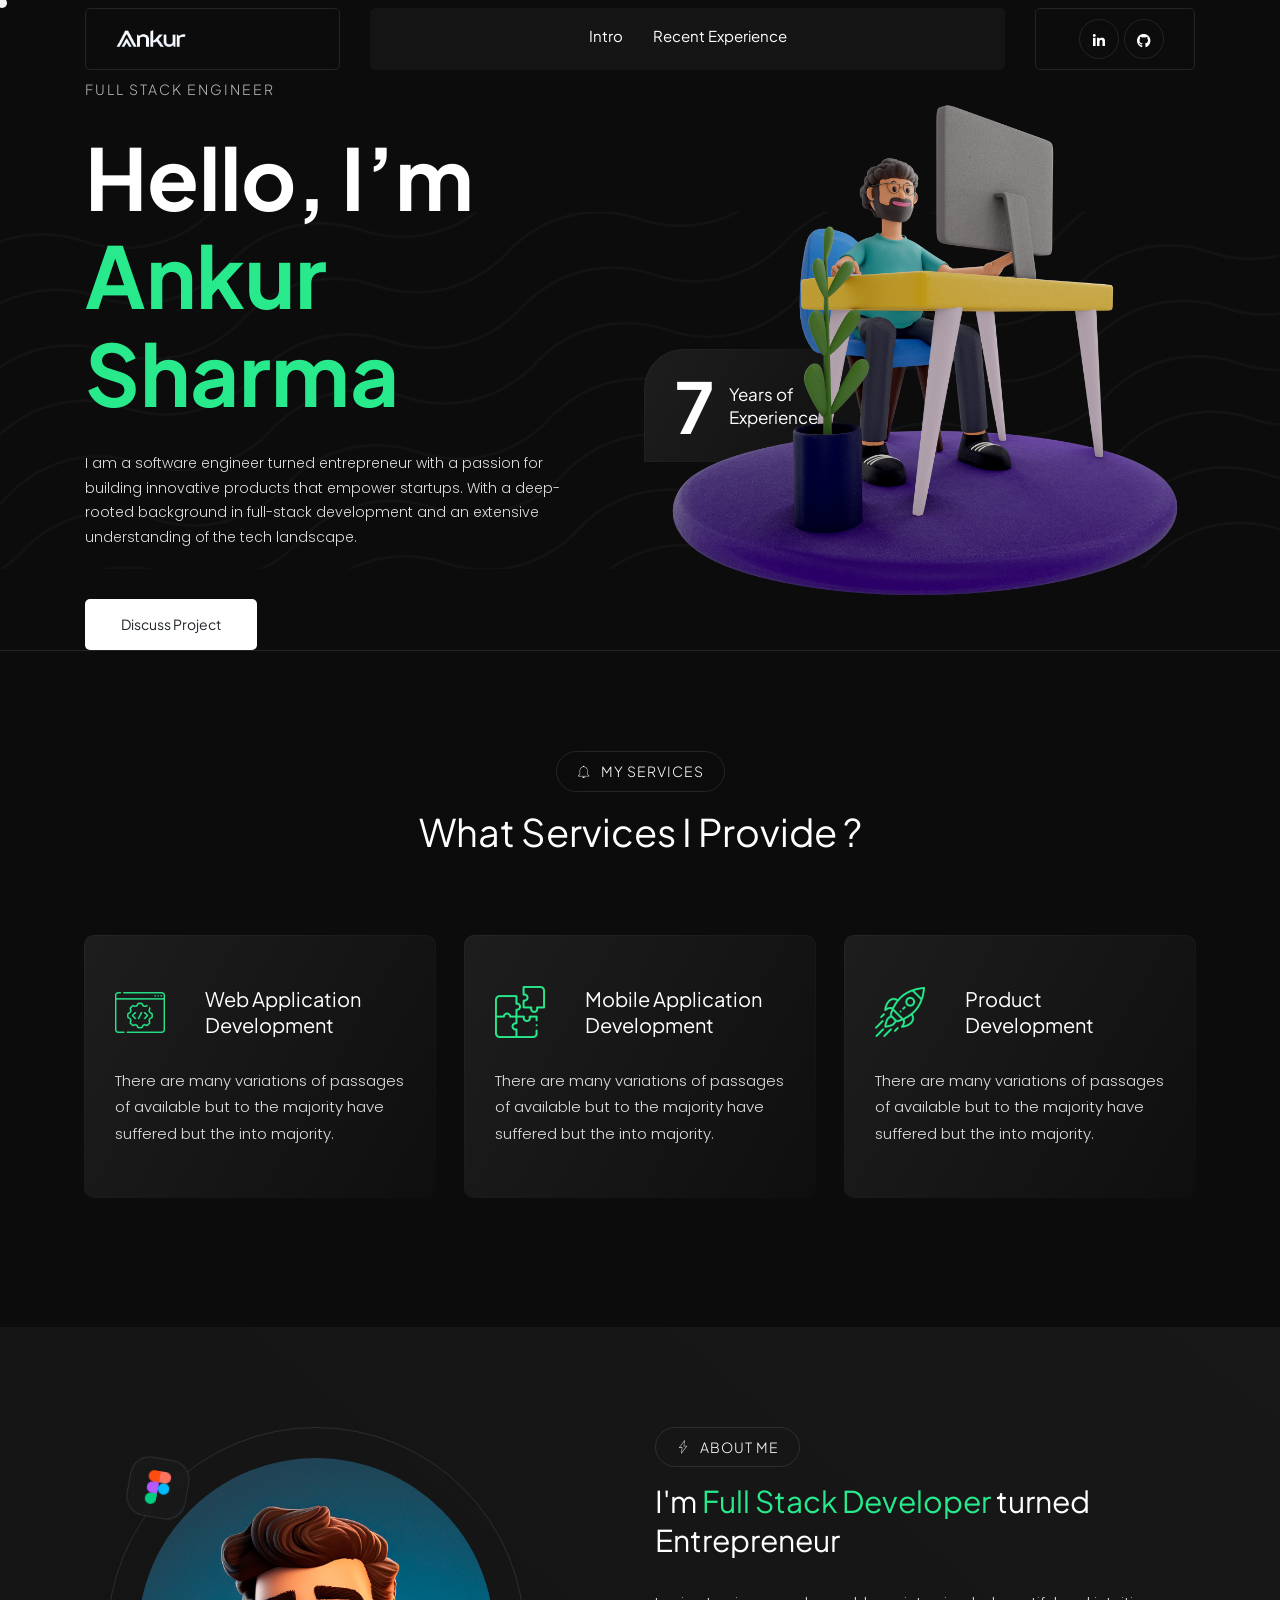
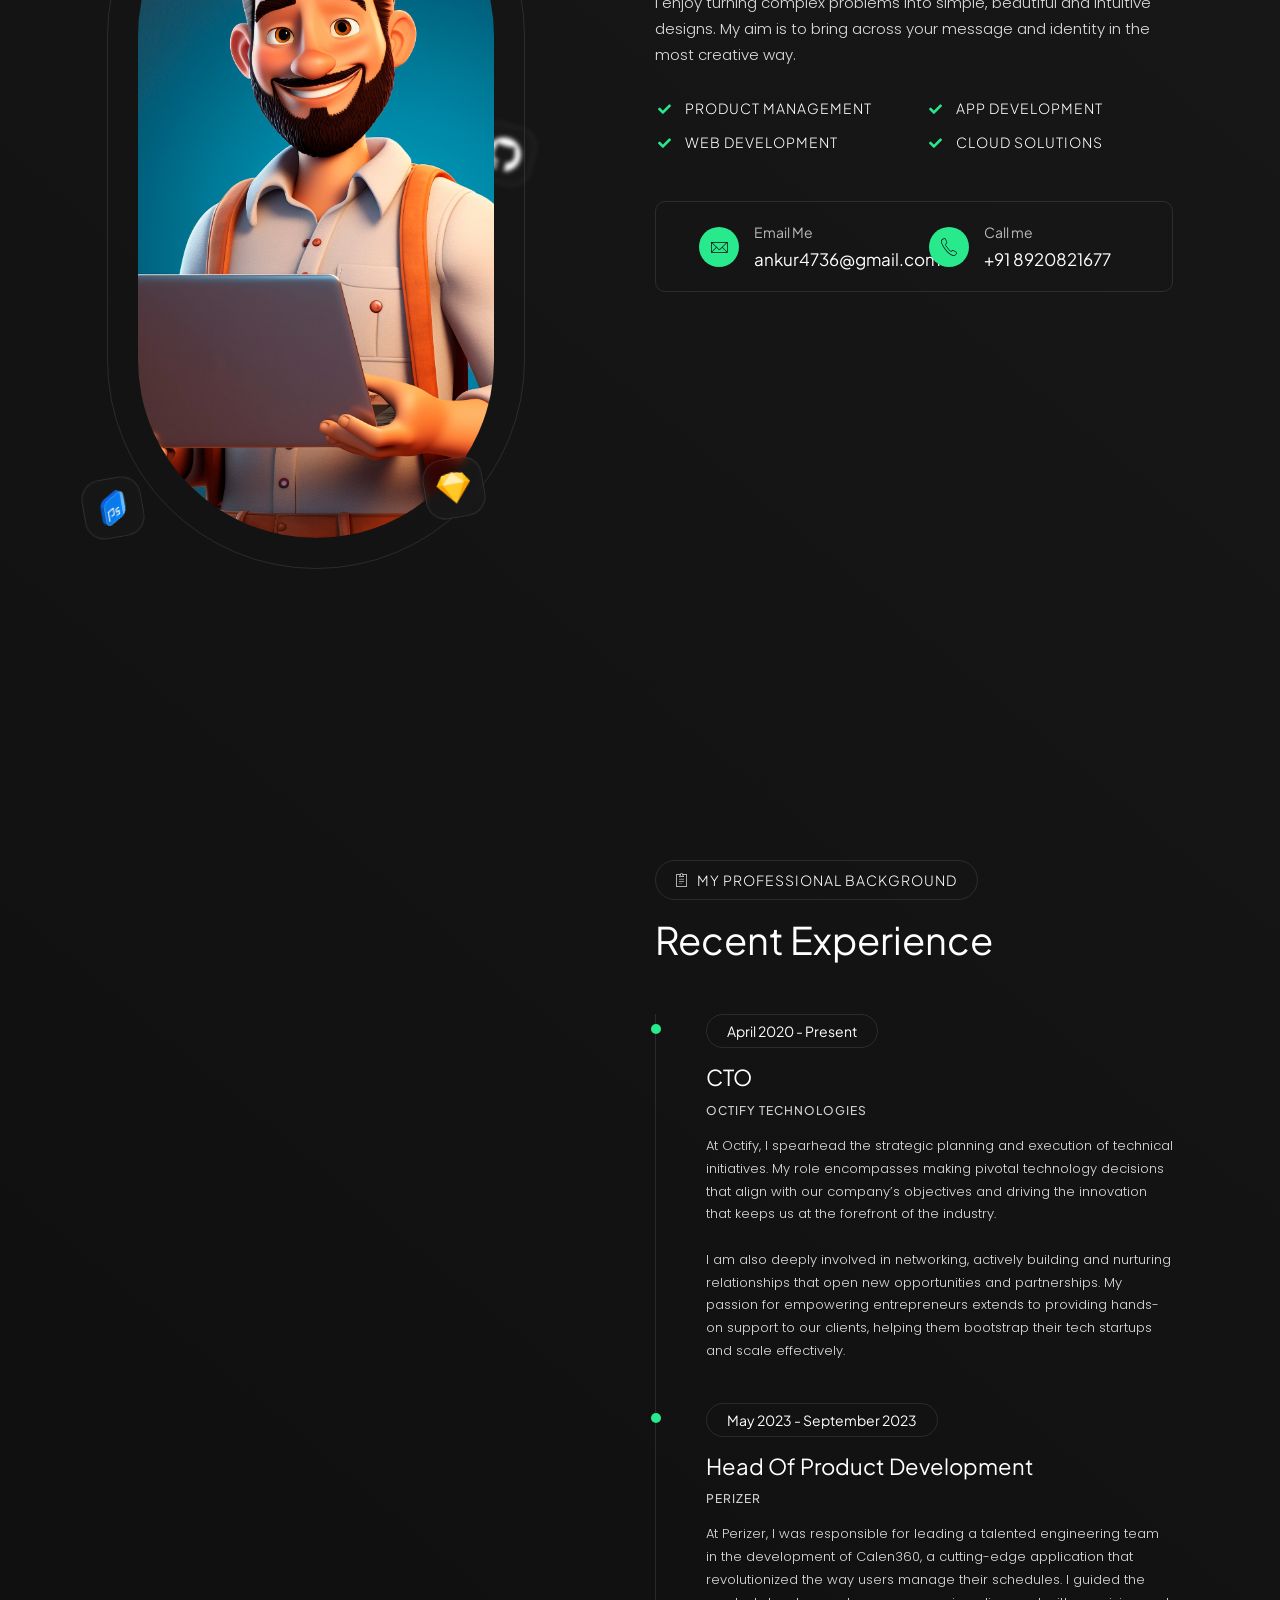
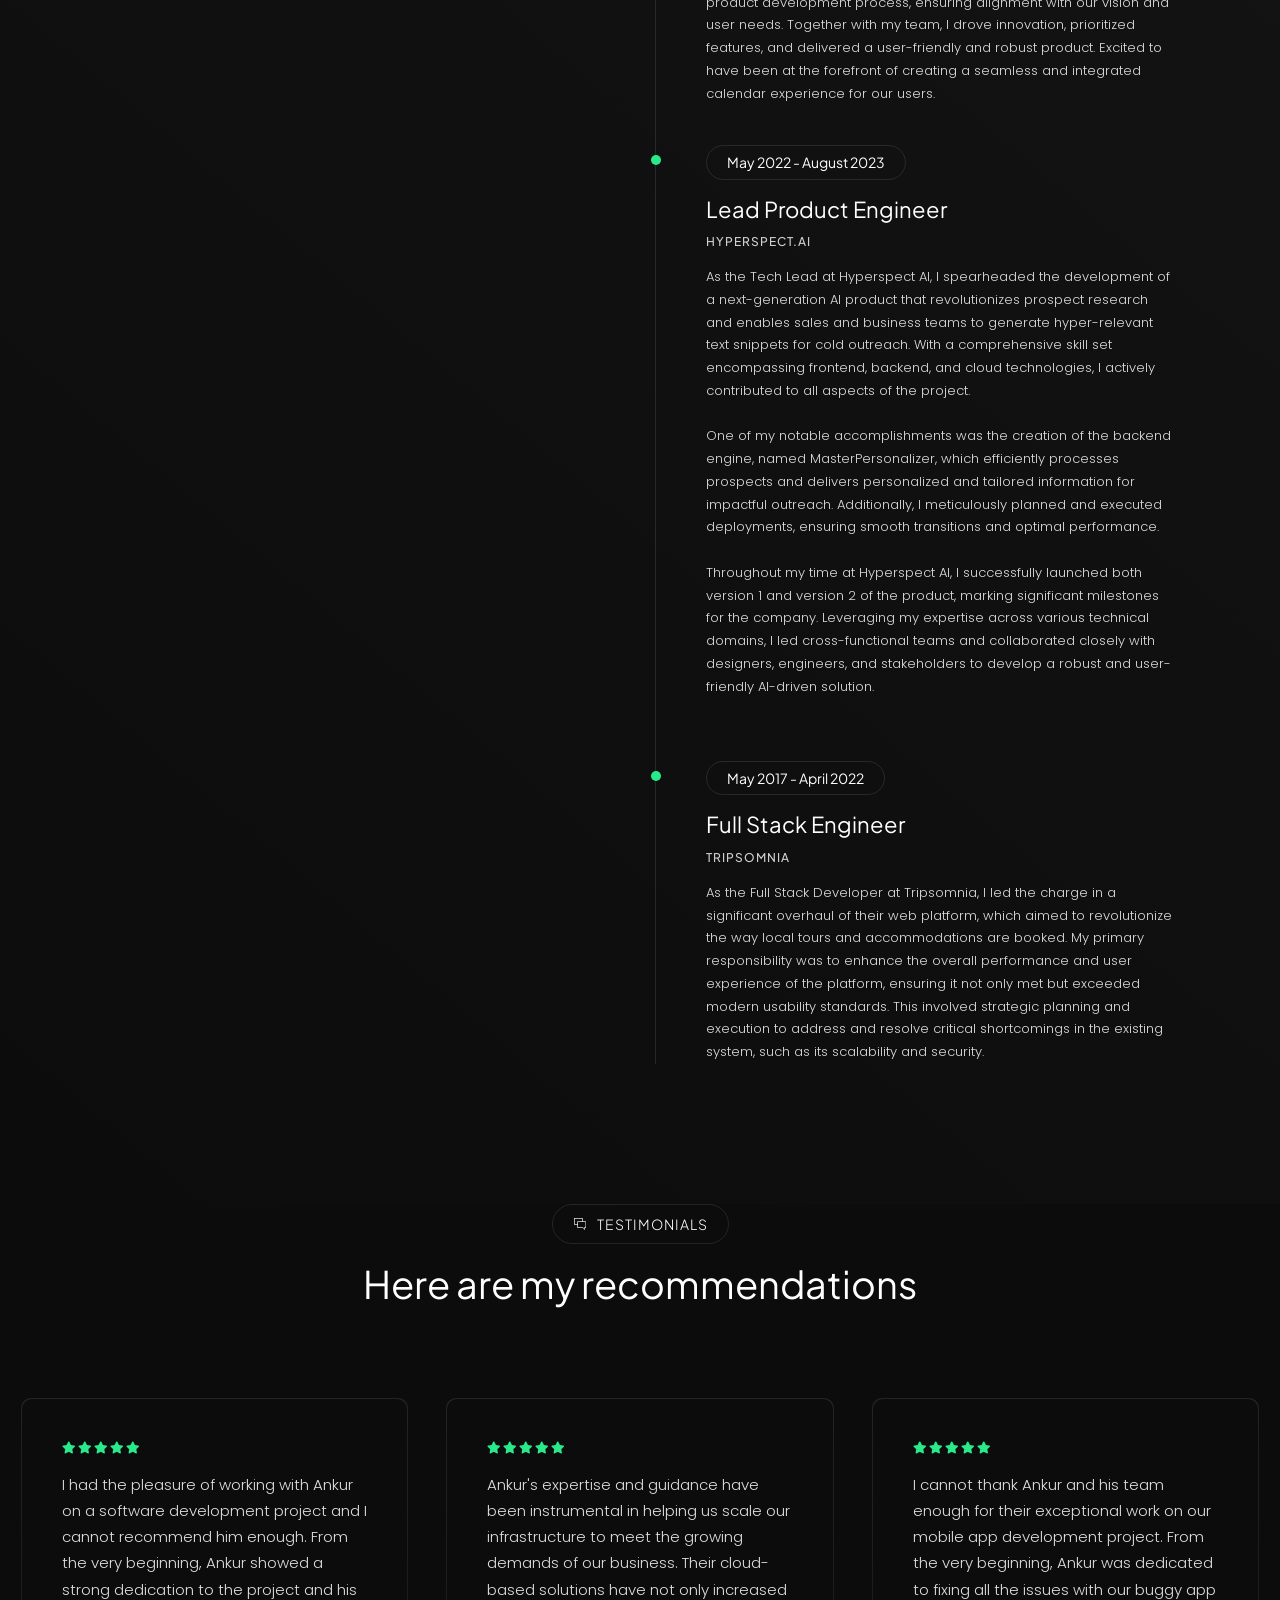
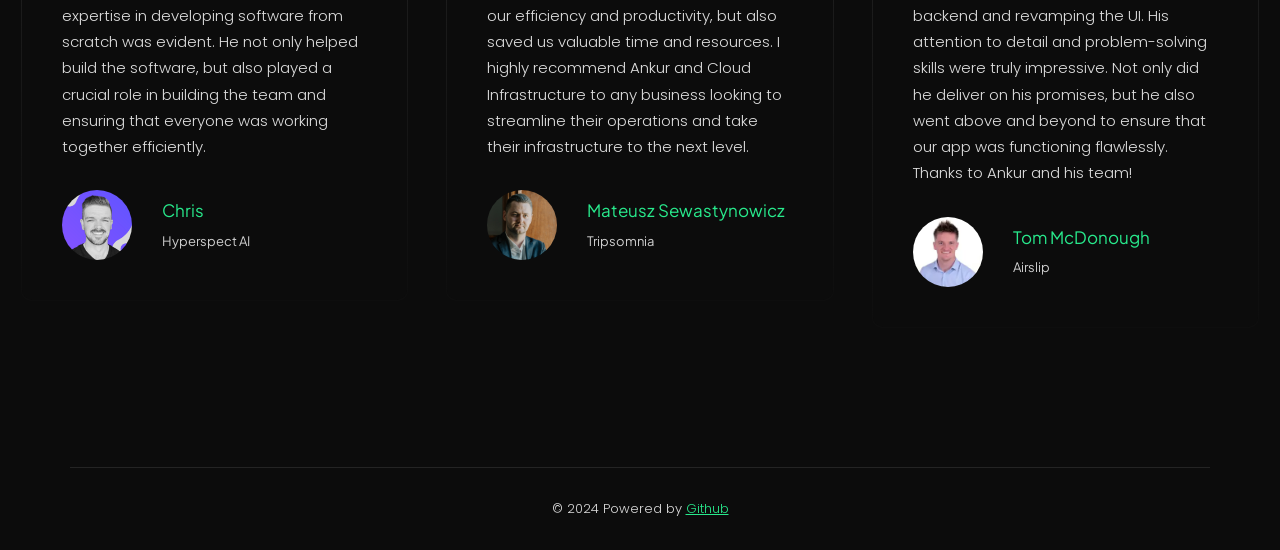
<file: index.html>
<!DOCTYPE html>
<html lang="zxx">
  <!-- Mirrored from uithemez.com/i/andrew/home3.html by HTTrack Website Copier/3.x [XR&CO'2014], Mon, 06 May 2024 06:59:31 GMT -->
  <head>
    <!-- Metas -->
    <meta charset="utf-8" />
    <meta http-equiv="X-UA-Compatible" content="IE=edge" />
    <meta
      name="viewport"
      content="width=device-width, initial-scale=1, maximum-scale=1"
    />

    <!-- Title  -->
    <title>Ankur Sharma</title>

    <!-- Favicon -->
    <link rel="shortcut icon" href="assets/imgs/favicon.ico" />

    <!-- Google Fonts -->
    <link
      href="https://fonts.googleapis.com/css?family=Poppins:100,200,300,400,500,600,700,800,900&amp;display=swap"
      rel="stylesheet"
    />
    <link
      href="https://fonts.googleapis.com/css2?family=Plus+Jakarta+Sans:wght@200;300;400;500;600;700;800&amp;display=swap"
      rel="stylesheet"
    />

    <!-- Plugins -->
    <link rel="stylesheet" href="assets/css/plugins.css" />

    <!-- Core Style Css -->
    <link rel="stylesheet" href="assets/css/style.css" />
  </head>

  <body>
    <!-- ==================== Start Loading ==================== -->

    <!-- ==================== End Loading ==================== -->

    <div class="cursor"></div>

    <!-- ==================== Start progress-scroll-button ==================== -->

    <div class="progress-wrap cursor-pointer">
      <svg
        class="progress-circle svg-content"
        width="100%"
        height="100%"
        viewBox="-1 -1 102 102"
      >
        <path d="M50,1 a49,49 0 0,1 0,98 a49,49 0 0,1 0,-98" />
      </svg>
    </div>

    <!-- ==================== End progress-scroll-button ==================== -->

    <!-- ==================== Start Navbar ==================== -->

    <nav class="navbar navbar-chang navbar-expand-lg">
      <div class="container position-re">
        <div class="row">
          <div class="col-lg-3 col-6 order1">
            <div class="bord">
              <!-- Logo -->
              <a class="logo icon-img-70" href="#">
                <img src="assets/imgs/logo-light.png" alt="logo" />
              </a>
            </div>
          </div>
          <div class="col-lg-7 order3">
            <div class="bg">
              <!-- navbar links -->
              <div class="full-width">
                <ul class="navbar-nav">
                  <li class="nav-item">
                    <a class="nav-link" href="#intro" data-scroll-nav="1"
                      ><span class="rolling-text">Intro</span></a
                    >
                  </li>
                  <li class="nav-item">
                    <a
                      class="nav-link"
                      href="#recent-experience"
                      data-scroll-nav="2"
                      ><span class="rolling-text">Recent Experience</span></a
                    >
                  </li>
                </ul>
              </div>
            </div>
          </div>
          <div class="col-lg-2 col-6 order2">
            <div class="bord d-flex justify-content-end">
              <ul class="social d-flex rest">
                <li>
                  <a
                    href="https://linkedin.com/in/developeranku/"
                    target="_blank"
                    ><i class="fab fa-linkedin-in"></i
                  ></a>
                </li>
                <li>
                  <a href="https://github.com/developeranku" target="_blank"
                    ><i class="fab fa-github"></i
                  ></a>
                </li>
              </ul>
              <button class="navbar-toggler" type="button">
                <span class="icon-bar"><i class="fas fa-bars"></i></span>
              </button>
            </div>
          </div>
        </div>
      </div>
    </nav>

    <!-- ==================== End Navbar ==================== -->

    <main>
      <!-- ==================== Start Header ==================== -->

      <section class="header-crev bord-thin-bottom" data-scroll-index="1">
        <div class="container">
          <div class="row">
            <div class="col-lg-6 valign">
              <div class="content">
                <h6 class="sub-title mb-30 fz-14 opacity-7">
                  Full Stack Engineer
                </h6>
                <h1>
                  Hello, I’m <br />
                  <span class="main-color">Ankur Sharma</span>
                </h1>
                <div class="text mt-30">
                  <p>
                    I am a software engineer turned entrepreneur with a passion
                    for building innovative products that empower startups. With
                    a deep-rooted background in full-stack development and an
                    extensive understanding of the tech landscape.
                  </p>
                </div>
                <div class="mt-50">
                  <a
                    href="https://octifytechnologies.com/contact"
                    class="butn butn-md butn-bg bg-white text-dark radius-5"
                    target="_blank"
                  >
                    <span>Discuss Project</span>
                  </a>
                </div>
              </div>
            </div>
            <div class="col-lg-6">
              <div class="img-author">
                <img src="assets/imgs/header/b1.png" alt="" />

                <div class="box-shadwo">
                  <div class="d-flex align-items-center">
                    <h2>7</h2>
                    <h6>
                      Years of <br />
                      Experiences
                    </h6>
                  </div>
                </div>
              </div>
            </div>
          </div>
        </div>
      </section>

      <!-- ==================== End Header ==================== -->

      <!-- ==================== Start Services ==================== -->

      <section class="services serv2 section-padding">
        <div class="container">
          <div class="sec-head mb-80 wow fadeIn">
            <div class="row justify-content-center">
              <div class="col-lg-8 text-center">
                <div class="d-inline-block">
                  <div class="sub-title-icon d-flex align-items-center">
                    <span class="icon pe-7s-bell"></span>
                    <h6>My Services</h6>
                  </div>
                </div>
                <h3>What Services I Provide ?</h3>
              </div>
            </div>
          </div>
          <div class="row">
            <div class="col-lg-4 col-md-6 wow fadeIn" data-wow-delay=".2s">
              <div class="item mb-30">
                <div class="cont">
                  <div class="d-flex align-items-center mb-30">
                    <div>
                      <span class="icon-img-50 mr-40">
                        <img src="assets/imgs/serv-img/2.png" alt="" />
                      </span>
                    </div>
                    <div>
                      <h5 class="fz-20">Web Application Development</h5>
                    </div>
                  </div>
                  <p>
                    There are many variations of passages of available but to
                    the majority have suffered but the into majority.
                  </p>
                </div>
              </div>
            </div>
            <div class="col-lg-4 col-md-6 wow fadeIn" data-wow-delay=".4s">
              <div class="item mb-30">
                <div class="cont">
                  <div class="d-flex align-items-center mb-30">
                    <div>
                      <span class="icon-img-50 mr-40">
                        <img src="assets/imgs/serv-img/4.png" alt="" />
                      </span>
                    </div>
                    <div>
                      <h5 class="fz-20">Mobile Application Development</h5>
                    </div>
                  </div>
                  <p>
                    There are many variations of passages of available but to
                    the majority have suffered but the into majority.
                  </p>
                </div>
              </div>
            </div>
            <div class="col-lg-4 col-md-6 wow fadeIn" data-wow-delay=".6s">
              <div class="item mb-30">
                <div class="cont">
                  <div class="d-flex align-items-center mb-30">
                    <div>
                      <span class="icon-img-50 mr-40">
                        <img src="assets/imgs/serv-img/3.png" alt="" />
                      </span>
                    </div>
                    <div>
                      <h5 class="fz-20">Product Development</h5>
                    </div>
                  </div>
                  <p>
                    There are many variations of passages of available but to
                    the majority have suffered but the into majority.
                  </p>
                </div>
              </div>
            </div>
          </div>
        </div>
      </section>

      <!-- ==================== End Services ==================== -->

      <!-- ==================== Start About ==================== -->

      <section class="section-padding sub-bg" data-scroll-index="2">
        <div class="container">
          <div class="row lg-marg justify-content-around">
            <div class="col-lg-5 about">
              <div class="profile-img" id="sticky_item">
                <div class="img">
                  <img src="assets/imgs/header/profile.jpg" alt="" />
                </div>
                <span class="icon">
                  <img src="assets/imgs/header/icon1.png" alt="" />
                </span>
                <span class="icon">
                  <img src="assets/imgs/header/icon2.png" alt="" />
                </span>
                <span class="icon">
                  <img src="assets/imgs/header/icon3.png" alt="" />
                </span>
                <span class="icon">
                  <img src="assets/imgs/header/icon4.png" alt="" />
                </span>
              </div>
            </div>
            <div class="col-lg-6">
              <div>
                <div class="about wow fadeIn">
                  <div class="cont">
                    <div class="sub-title-icon d-flex align-items-center">
                      <span class="icon pe-7s-gleam"></span>
                      <h6>About Me</h6>
                    </div>
                    <div class="text">
                      <h4 class="mb-30">
                        I'm
                        <span class="main-color">Full Stack Developer</span>
                        turned Entrepreneur
                      </h4>
                      <p>
                        I enjoy turning complex problems into simple, beautiful
                        and intuitive designs. My aim is to bring across your
                        message and identity in the most creative way.
                      </p>

                      <div class="feat mt-30">
                        <div class="row">
                          <div class="col-sm-6">
                            <div class="item mb-15">
                              <h6 class="sub-title ls1">
                                <span class="fz-13 mr-10 main-color"
                                  ><i class="fas fa-check"></i
                                ></span>
                                Product Management
                              </h6>
                            </div>
                            <div class="item sm-mb15">
                              <h6 class="sub-title ls1">
                                <span class="fz-13 mr-10 main-color"
                                  ><i class="fas fa-check"></i
                                ></span>
                                Web Development
                              </h6>
                            </div>
                          </div>
                          <div class="col-sm-6">
                            <div class="item mb-15">
                              <h6 class="sub-title ls1">
                                <span class="fz-13 mr-10 main-color"
                                  ><i class="fas fa-check"></i
                                ></span>
                                App Development
                              </h6>
                            </div>
                            <div class="item">
                              <h6 class="sub-title ls1">
                                <span class="fz-13 mr-10 main-color"
                                  ><i class="fas fa-check"></i
                                ></span>
                                Cloud Solutions
                              </h6>
                            </div>
                          </div>
                        </div>
                      </div>

                      <div class="info mt-50">
                        <div class="row">
                          <div class="col-sm-6">
                            <div class="item d-flex align-items-center sm-mb30">
                              <div class="mr-15">
                                <span class="icon pe-7s-mail"></span>
                              </div>
                              <div>
                                <span class="opacity-7 mb-5">Email Me</span>
                                <h6>ankur4736@gmail.com</h6>
                              </div>
                            </div>
                          </div>
                          <div class="col-sm-6">
                            <div class="item d-flex align-items-center">
                              <div class="mr-15">
                                <span class="icon pe-7s-call"></span>
                              </div>
                              <div>
                                <span class="opacity-7 mb-5">Call me</span>
                                <h6>+91 8920821677</h6>
                              </div>
                            </div>
                          </div>
                        </div>
                      </div>
                    </div>
                  </div>
                </div>
                <div class="skills pt-80 pb-80 wow fadeIn">
                  <div class="sec-head mb-50">
                    <div class="sub-title-icon d-flex align-items-center">
                      <span class="icon pe-7s-gym"></span>
                      <h6>My Skills</h6>
                    </div>
                    <h3>My Advantages</h3>
                  </div>
                  <div class="row">
                    <div class="col-md-6">
                      <div class="item mb-30">
                        <div class="d-flex align-items-center mb-30">
                          <div class="mr-30">
                            <div class="img icon-img-40">
                              <img src="assets/imgs/resume/s1.png" alt="" />
                            </div>
                          </div>
                          <div>
                            <h6 class="fz-18">UI / UX Design</h6>
                          </div>
                        </div>
                        <div class="skill-progress">
                          <span class="progres" data-value="95%"></span>
                        </div>
                        <span class="value">95%</span>
                      </div>
                    </div>
                    <div class="col-md-6">
                      <div class="item mb-30">
                        <div class="d-flex align-items-center mb-30">
                          <div class="mr-30">
                            <div class="img icon-img-40">
                              <img src="assets/imgs/resume/s2.png" alt="" />
                            </div>
                          </div>
                          <div>
                            <h6 class="fz-18">Development</h6>
                          </div>
                        </div>
                        <div class="skill-progress">
                          <span class="progres" data-value="90%"></span>
                        </div>
                        <span class="value">90%</span>
                      </div>
                    </div>
                    <div class="col-md-6">
                      <div class="item sm-mb30">
                        <div class="d-flex align-items-center mb-30">
                          <div class="mr-30">
                            <div class="img icon-img-40">
                              <img src="assets/imgs/resume/s3.png" alt="" />
                            </div>
                          </div>
                          <div>
                            <h6 class="fz-18">Graphic Design</h6>
                          </div>
                        </div>
                        <div class="skill-progress">
                          <span class="progres" data-value="85%"></span>
                        </div>
                        <span class="value">85%</span>
                      </div>
                    </div>
                    <div class="col-md-6">
                      <div class="item">
                        <div class="d-flex align-items-center mb-30">
                          <div class="mr-30">
                            <div class="img icon-img-40">
                              <img src="assets/imgs/resume/s5.png" alt="" />
                            </div>
                          </div>
                          <div>
                            <h6 class="fz-18">sketch</h6>
                          </div>
                        </div>
                        <div class="skill-progress">
                          <span class="progres" data-value="80%"></span>
                        </div>
                        <span class="value">80%</span>
                      </div>
                    </div>
                  </div>
                </div>
                <div class="resume2 wow fadeIn">
                  <div class="sec-head mb-50">
                    <div class="sub-title-icon d-flex align-items-center">
                      <span class="icon pe-7s-note2"></span>
                      <h6>My professional background</h6>
                    </div>
                    <h3>Recent Experience</h3>
                  </div>
                  <div>
                    <div class="resume-clumn">
                      <div class="items mb-40">
                        <h6 class="date fz-14">April 2020 - Present</h6>
                        <h5>CTO</h5>
                        <span class="opacity-8 fw-500 mt-10"
                          >Octify Technologies</span
                        >
                        <p class="fz-13 mt-15">
                          At Octify, I spearhead the strategic planning and
                          execution of technical initiatives. My role
                          encompasses making pivotal technology decisions that
                          align with our company’s objectives and driving the
                          innovation that keeps us at the forefront of the
                          industry. <br />
                          <br />

                          I am also deeply involved in networking, actively
                          building and nurturing relationships that open new
                          opportunities and partnerships. My passion for
                          empowering entrepreneurs extends to providing hands-on
                          support to our clients, helping them bootstrap their
                          tech startups and scale effectively.
                        </p>
                      </div>
                      <div class="items mb-40">
                        <h6 class="date fz-14">May 2023 - September 2023</h6>
                        <h5>Head Of Product Development</h5>
                        <span class="opacity-8 fw-500 mt-10">Perizer</span>
                        <p class="fz-13 mt-15">
                          At Perizer, I was responsible for leading a talented
                          engineering team in the development of Calen360, a
                          cutting-edge application that revolutionized the way
                          users manage their schedules. I guided the product
                          development process, ensuring alignment with our
                          vision and user needs. Together with my team, I drove
                          innovation, prioritized features, and delivered a
                          user-friendly and robust product. Excited to have been
                          at the forefront of creating a seamless and integrated
                          calendar experience for our users.
                        </p>
                      </div>
                      <div class="items mb-40">
                        <h6 class="date fz-14">May 2022 - August 2023</h6>
                        <h5>Lead Product Engineer</h5>
                        <span class="opacity-8 fw-500 mt-10"
                          >Hyperspect.ai</span
                        >
                        <p class="fz-13 mt-15">
                          As the Tech Lead at Hyperspect AI, I spearheaded the
                          development of a next-generation AI product that
                          revolutionizes prospect research and enables sales and
                          business teams to generate hyper-relevant text
                          snippets for cold outreach. With a comprehensive skill
                          set encompassing frontend, backend, and cloud
                          technologies, I actively contributed to all aspects of
                          the project. <br />
                          <br />

                          One of my notable accomplishments was the creation of
                          the backend engine, named MasterPersonalizer, which
                          efficiently processes prospects and delivers
                          personalized and tailored information for impactful
                          outreach. Additionally, I meticulously planned and
                          executed deployments, ensuring smooth transitions and
                          optimal performance. <br />
                          <br />

                          Throughout my time at Hyperspect AI, I successfully
                          launched both version 1 and version 2 of the product,
                          marking significant milestones for the company.
                          Leveraging my expertise across various technical
                          domains, I led cross-functional teams and collaborated
                          closely with designers, engineers, and stakeholders to
                          develop a robust and user-friendly AI-driven solution.
                          <br />
                          <br />
                        </p>
                      </div>
                      <div class="items mb-40">
                        <h6 class="date fz-14">May 2017 - April 2022</h6>
                        <h5>Full Stack Engineer</h5>
                        <span class="opacity-8 fw-500 mt-10">Tripsomnia</span>
                        <p class="fz-13 mt-15">
                          As the Full Stack Developer at Tripsomnia, I led the
                          charge in a significant overhaul of their web
                          platform, which aimed to revolutionize the way local
                          tours and accommodations are booked. My primary
                          responsibility was to enhance the overall performance
                          and user experience of the platform, ensuring it not
                          only met but exceeded modern usability standards. This
                          involved strategic planning and execution to address
                          and resolve critical shortcomings in the existing
                          system, such as its scalability and security.
                        </p>
                      </div>
                    </div>
                  </div>
                </div>
              </div>
            </div>
          </div>
        </div>
      </section>

      <!-- ==================== End About ==================== -->

      <!-- ==================== Start Testimonials ==================== -->

      <section class="testimonials section-padding pt-0">
        <div class="container">
          <div class="sec-head mb-80 wow fadeIn">
            <div class="row justify-content-center">
              <div class="col-lg-8 text-center">
                <div class="d-inline-block">
                  <div class="sub-title-icon d-flex align-items-center">
                    <span class="icon pe-7s-chat"></span>
                    <h6>Testimonials</h6>
                  </div>
                </div>
                <h3>Here are my recommendations</h3>
              </div>
            </div>
          </div>
        </div>
        <div class="container-fluid wow fadeIn">
          <div
            class="testim-swiper"
            data-carousel="swiper"
            data-item="3"
            data-space="20"
          >
            <div
              id="content-carousel-container-unq-testim"
              class="swiper-container"
              data-swiper="container"
            >
              <div class="swiper-wrapper">
                <div class="swiper-slide">
                  <div class="item">
                    <div>
                      <div class="cont mb-30">
                        <div class="d-flex align-items-center">
                          <div class="rate-stars fz-12">
                            <span class="rate main-color">
                              <i class="fas fa-star"></i>
                              <i class="fas fa-star"></i>
                              <i class="fas fa-star"></i>
                              <i class="fas fa-star"></i>
                              <i class="fas fa-star"></i>
                            </span>
                          </div>
                        </div>
                        <p class="mt-15">
                          I had the pleasure of working with Ankur on a software
                          development project and I cannot recommend him enough.
                          From the very beginning, Ankur showed a strong
                          dedication to the project and his expertise in
                          developing software from scratch was evident. He not
                          only helped build the software, but also played a
                          crucial role in building the team and ensuring that
                          everyone was working together efficiently.
                        </p>
                      </div>
                      <div class="d-flex align-items-center">
                        <div>
                          <div class="img">
                            <img src="assets/imgs/testim/1.jpg" alt="" />
                          </div>
                        </div>
                        <div class="ml-30">
                          <div class="info">
                            <h6 class="main-color">Chris</h6>
                            <span class="fz-13 mt-10 opacity-8"
                              >Hyperspect AI</span
                            >
                          </div>
                        </div>
                      </div>
                    </div>
                  </div>
                </div>
                <div class="swiper-slide">
                  <div class="item">
                    <div>
                      <div class="cont mb-30">
                        <div class="d-flex align-items-center">
                          <div class="rate-stars fz-12">
                            <span class="rate main-color">
                              <i class="fas fa-star"></i>
                              <i class="fas fa-star"></i>
                              <i class="fas fa-star"></i>
                              <i class="fas fa-star"></i>
                              <i class="fas fa-star"></i>
                            </span>
                          </div>
                        </div>
                        <p class="mt-15">
                          Ankur's expertise and guidance have been instrumental
                          in helping us scale our infrastructure to meet the
                          growing demands of our business. Their cloud-based
                          solutions have not only increased our efficiency and
                          productivity, but also saved us valuable time and
                          resources. I highly recommend Ankur and Cloud
                          Infrastructure to any business looking to streamline
                          their operations and take their infrastructure to the
                          next level.
                        </p>
                      </div>
                      <div class="d-flex align-items-center">
                        <div>
                          <div class="img">
                            <img src="assets/imgs/testim/2.jpg" alt="" />
                          </div>
                        </div>
                        <div class="ml-30">
                          <div class="info">
                            <h6 class="main-color">Mateusz Sewastynowicz</h6>
                            <span class="fz-13 mt-10 opacity-8"
                              >Tripsomnia</span
                            >
                          </div>
                        </div>
                      </div>
                    </div>
                  </div>
                </div>
                <div class="swiper-slide">
                  <div class="item">
                    <div>
                      <div class="cont mb-30">
                        <div class="d-flex align-items-center">
                          <div class="rate-stars fz-12">
                            <span class="rate main-color">
                              <i class="fas fa-star"></i>
                              <i class="fas fa-star"></i>
                              <i class="fas fa-star"></i>
                              <i class="fas fa-star"></i>
                              <i class="fas fa-star"></i>
                            </span>
                          </div>
                        </div>
                        <p class="mt-15">
                          I cannot thank Ankur and his team enough for their
                          exceptional work on our mobile app development
                          project. From the very beginning, Ankur was dedicated
                          to fixing all the issues with our buggy app backend
                          and revamping the UI. His attention to detail and
                          problem-solving skills were truly impressive. Not only
                          did he deliver on his promises, but he also went above
                          and beyond to ensure that our app was functioning
                          flawlessly. Thanks to Ankur and his team!
                        </p>
                      </div>
                      <div class="d-flex align-items-center">
                        <div>
                          <div class="img">
                            <img src="assets/imgs/testim/3.jpg" alt="" />
                          </div>
                        </div>
                        <div class="ml-30">
                          <div class="info">
                            <h6 class="main-color">Tom McDonough</h6>
                            <span class="fz-13 mt-10 opacity-8">Airslip</span>
                          </div>
                        </div>
                      </div>
                    </div>
                  </div>
                </div>
              </div>
            </div>
          </div>
        </div>
      </section>
      <!-- ==================== End Contact ==================== -->
    </main>

    <!-- ==================== Start Footer ==================== -->

    <footer>
      <div class="container pb-30 pt-30 bord-thin-top">
        <div class="row">
          <div class="col-12">
            <div class="text-center">
              <p class="fz-13">
                © 2024 Powered by
                <span class="underline main-color"
                  ><a href="https://github.com" target="_blank">Github</a></span
                >
              </p>
            </div>
          </div>
        </div>
      </div>
    </footer>

    <!-- ==================== End Footer ==================== -->

    <!-- jQuery -->
    <script src="assets/js/jquery-3.6.0.min.js"></script>
    <script src="assets/js/jquery-migrate-3.4.0.min.js"></script>

    <!-- plugins -->
    <script src="assets/js/plugins.js"></script>

    <!-- custom scripts -->
    <script src="assets/js/scripts.js"></script>
  </body>

  <!-- Mirrored from uithemez.com/i/andrew/home3.html by HTTrack Website Copier/3.x [XR&CO'2014], Mon, 06 May 2024 07:00:13 GMT -->
</html>
</file>
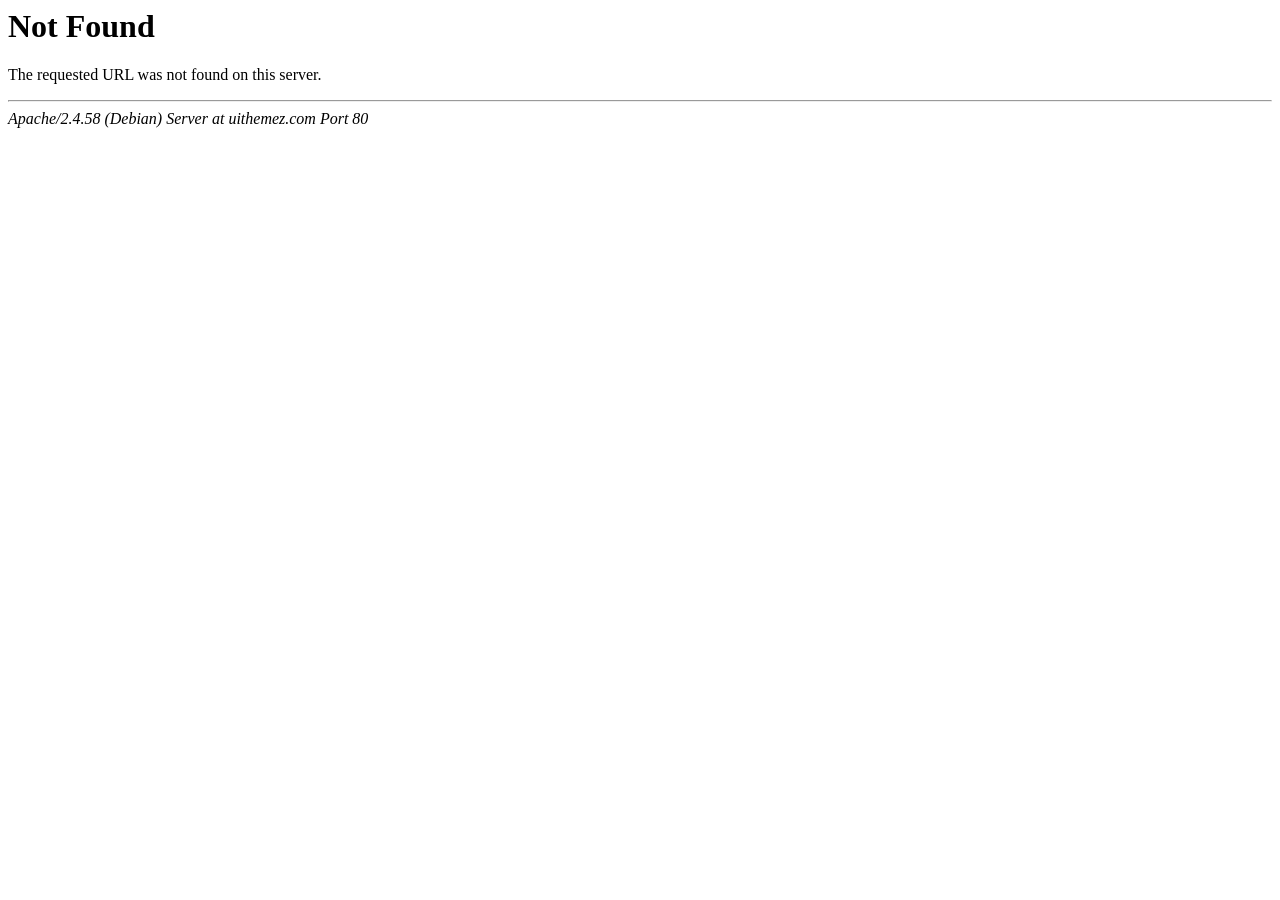
<file: assets/fonts/fa-brands-400.html>
<!DOCTYPE HTML PUBLIC "-//IETF//DTD HTML 2.0//EN">
<html><head>
<title>404 Not Found</title>
</head><body>
<h1>Not Found</h1>
<p>The requested URL was not found on this server.</p>
<hr>
<address>Apache/2.4.58 (Debian) Server at uithemez.com Port 80</address>
</body></html>
</file>
<file: assets/css/plugins.css>
/* ----------------------------------------------------------------
			[ All Css Plugins & Helper Classes File ]
-----------------------------------------------------------------*/

/* == bootstrap == */
@import url("plugins/bootstrap.min.css");

/* == animate css == */
@import url("plugins/animate.min.css");

/* == ionicons icon font == */
@import url("plugins/ionicons.min.css");

/* == pe-icon-7-stroke == */
@import url("plugins/pe-icon-7-stroke.css");

/* == fontawesome icon font == */
@import url("plugins/fontawesome-all.min.css");

/* == justifiedGallery.min == */
@import url("plugins/justifiedGallery.min.css");

/* == magnific-popup == */
@import url("plugins/magnific-popup.css");

/* == YouTubePopUp == */
@import url("plugins/YouTubePopUp.css");

/* == swiper.min font == */
@import url("plugins/swiper.min.css");
</file>
<file: assets/css/style.css>
@charset "UTF-8";

/*-----------------------------------------------------------------------------------

    Theme Name: Andrew
    Theme URI: http://
    Description: Creative Personal & Portfolio
    Author: UI-ThemeZ
    Author URI: http://themeforest.net/user/UI-ThemeZ
    Version: 1.0

-----------------------------------------------------------------------------------*/
/************ TABLE OF CONTENTS ***************

  01. variables
  02. mixin CSS START
  03. animation CSS START
  04. theme-dark CSS START
  05. typography CSS START
  06. buttons CSS START
  07. cursor CSS START
  08. extra CSS START
  09. preloader CSS START
  10. overlay CSS START
  11. menu CSS START
  12. modal CSS START
  13. title CSS START
  14. about CSS START
  15. awards CSS START
  16. blog CSS START
  17. brand CSS START
  18. resume CSS START
  19. counter CSS START
  20. features START
  21. header CSS START
  22. hero CSS START
  23. portfolio CSS START
  24. price CSS START
  25. process CSS START
  26. services CSS START
  27. slider CSS START
  28. team CSS START
  29. testimonials CSS START
  30. contact CSS START
  31. footer CSS START
  32. helper CSS START
  33. responsive CSS START
**********************************************/
/* Variables f0c94a 
-----------------------------------------------------------------*/
:root {
  --maincolor: #28e98c;
}

/* Typography
-----------------------------------------------------------------*/
* {
  margin: 0;
  padding: 0;
  -webkit-box-sizing: border-box;
  box-sizing: border-box;
  outline: none;
  list-style: none;
}

body {
  color: #fff;
  background-color: #0c0c0c;
  font-size: 14px;
  font-family: 'Poppins', sans-serif;
  font-family: 'Plus Jakarta Sans', sans-serif;
  font-weight: 400;
  overflow-x: hidden !important;
  position: relative;
}

body:before {
  content: '';
  position: absolute;
  top: 0;
  left: 0;
  right: 0;
  bottom: 0;
  background-image: url(../imgs/patterns/noise1.png);
  background-size: auto;
  background-repeat: repeat;
  border-radius: 30px 0 0 30px;
  pointer-events: none;
  opacity: 0;
  z-index: -1;
}

.lines {
  position: fixed;
  top: 0;
  left: 0;
  width: 100%;
  height: 100vh;
  display: -webkit-box;
  display: -ms-flexbox;
  display: flex;
  z-index: -1;
  pointer-events: none;
}

.lines span {
  height: 100%;
  width: 10%;
  margin: 0 5%;
  border-right: 1px solid rgba(255, 255, 255, 0.05);
  border-left: 1px dashed rgba(255, 255, 255, 0.05);
}

.container.with-pad {
  padding: 0 60px;
}

.row.sm-marg {
  margin-left: -7px;
  margin-right: -7px;
}

.row.sm-marg>* {
  padding-left: 7px;
  padding-right: 7px;
}

.row.md-marg {
  margin-left: -25px;
  margin-right: -25px;
}

.row.md-marg>* {
  padding-left: 25px;
  padding-right: 25px;
}

.row.lg-marg {
  margin-left: -40px;
  margin-right: -40px;
}

.row.lg-marg>* {
  padding-left: 40px;
  padding-right: 40px;
}

.row.xlg-marg {
  margin-left: -50px;
  margin-right: -50px;
}

.row.xlg-marg>* {
  padding-left: 50px;
  padding-right: 50px;
}

.to-out .swiper-container {
  overflow: visible;
  -webkit-clip-path: inset(-100vw -100vw -100vw 0);
  clip-path: inset(-100vw -100vw -100vw 0);
}

h1,
h2,
h3,
h4,
h5,
h6 {
  font-weight: 400;
  line-height: 1.3;
  margin: 0;
}

h1 {
  font-size: 55px;
}

h2 {
  font-size: 45px;
}

h3 {
  font-size: 38px;
}

h4 {
  font-size: 30px;
}

h5 {
  font-size: 24px;
}

h6 {
  font-size: 17px;
}

p {
  line-height: 1.75;
  font-size: 15px;
  font-weight: 300;
  font-family: 'Poppins', sans-serif;
  color: #ddd;
  margin: 0;
}

a,
a:hover {
  color: inherit;
}

span {
  display: inline-block;
}

a {
  display: inline-block;
  text-decoration: none;
}

a:hover {
  text-decoration: none;
}

figure {
  margin: 0;
}

.row>* {
  padding-left: 15px;
  padding-right: 15px;
  margin-top: 0;
}

.btn:hover,
.btn:focus,
.btn:active {
  outline: none;
  -webkit-box-shadow: none;
  box-shadow: none;
}

.main-color {
  color: var(--maincolor) !important;
}

.main-colorbg {
  background-color: var(--maincolor);
}

.main-bg {
  background-color: #1d1d1d;
}

.sub-bg {
  background: #181818;
  background: -webkit-linear-gradient(230deg, rgba(255, 255, 255, 0.05), rgba(255, 255, 255, 0.005));
  background: -o-linear-gradient(230deg, rgba(255, 255, 255, 0.05), rgba(255, 255, 255, 0.005));
  background: linear-gradient(-140deg, rgba(255, 255, 255, 0.05), rgba(255, 255, 255, 0.005));
}

.in-box {
  width: calc(100% - 80px);
  margin: auto;
}

img {
  width: 100%;
  height: auto;
}

.numb {
  font-family: 'Space Grotesk', sans-serif;
}

/* Buttons
-----------------------------------------------------------------*/
.contact-fixed-butn {
  position: fixed;
  left: -20px;
  bottom: 120px;
  -webkit-transform: rotate(90deg) translateY(50%);
  -ms-transform: rotate(90deg) translateY(50%);
  transform: rotate(90deg) translateY(50%);
}

.contact-fixed-butn .butn {
  border-radius: 5px 5px 0 0;
}

.butn-presv {
  -webkit-perspective: 500px;
  perspective: 500px;
}

.butn-presv .skew {
  -webkit-transform: rotateX(20deg);
  transform: rotateX(20deg);
}

.butn-presv .skew:hover {
  -webkit-transform: rotateX(0deg);
  transform: rotateX(0deg);
}

.butn {
  border: 1px solid transparent;
}

.butn.butn-md {
  padding: 14px 35px;
}

.butn.butn-sm {
  padding: 13px 30px;
  font-size: 13px;
}

.butn.butn-full {
  width: 100%;
  padding: 15px 25px;
  text-align: center;
}

.butn.butn-bord {
  border-color: #fff;
  background: transparent;
  color: #fff;
  -webkit-transition: all .4s;
  -o-transition: all .4s;
  transition: all .4s;
}

.butn.butn-bord:hover {
  background: #fff;
  color: #000;
}

.butn.butn-bord:hover span {
  color: #000;
}

.butn.butn-bg {
  -webkit-transition: all .4s;
  -o-transition: all .4s;
  transition: all .4s;
}

.butn.butn-bg:hover {
  background: transparent !important;
  border-color: #fff;
  color: #fff !important;
}

.butn.butn-bg:hover .text-dark {
  color: #fff !important;
}

.butn.hover-color:hover {
  background: var(--maincolor);
  border-color: var(--maincolor);
}

.butn.hover-color:hover img {
  -webkit-filter: invert(1);
  filter: invert(1);
}

.butn .icon-img {
  width: 15px;
}

.butn .rolling-text {
  margin-bottom: -5px;
}

.go-more .arrow-right {
  display: inline-block;
  width: 18px;
  height: 18px;
  stroke: #fff;
  fill: #fff;
  -webkit-transform: rotate(-45deg);
  -ms-transform: rotate(-45deg);
  transform: rotate(-45deg);
  margin-left: 15px;
}

/* Cursor
-----------------------------------------------------------------*/
.hover-this .hover-anim {
  pointer-events: none;
  -webkit-transition: -webkit-transform 0.2s linear;
  transition: -webkit-transform 0.2s linear;
  -o-transition: transform 0.2s linear;
  transition: transform 0.2s linear;
  transition: transform 0.2s linear, -webkit-transform 0.2s linear;
}

.cursor {
  pointer-events: none;
  position: fixed;
  padding: 0.3rem;
  margin-left: -3px;
  margin-top: -2px;
  background-color: #fff;
  border-radius: 50%;
  mix-blend-mode: difference;
  -webkit-transition: opacity 0.4s ease, -webkit-transform 0.3s ease;
  transition: opacity 0.4s ease, -webkit-transform 0.3s ease;
  -o-transition: transform 0.3s ease, opacity 0.4s ease;
  transition: transform 0.3s ease, opacity 0.4s ease;
  transition: transform 0.3s ease, opacity 0.4s ease, -webkit-transform 0.3s ease;
  z-index: 99999;
}

.cursor-active {
  -webkit-transform: translate(-50%, -50%) scale(8);
  -ms-transform: translate(-50%, -50%) scale(8);
  transform: translate(-50%, -50%) scale(8);
  opacity: .1;
}

.rolling-text {
  display: inline-block;
  overflow: hidden;
  line-height: 50px;
  height: 50px;
}

.rolling-text.butn {
  padding: 0 35px;
}

.social-text .rolling-text {
  line-height: 30px;
  height: 30px;
}

.rolling-text:hover .letter,
.rolling-text.play .letter {
  -webkit-transform: translateY(-100%);
  -ms-transform: translateY(-100%);
  transform: translateY(-100%);
}

.rolling-text .letter {
  display: inline-block;
  -webkit-transition: -webkit-transform 0.5s cubic-bezier(0.76, 0, 0.24, 1);
  transition: -webkit-transform 0.5s cubic-bezier(0.76, 0, 0.24, 1);
  -o-transition: transform 0.5s cubic-bezier(0.76, 0, 0.24, 1);
  transition: transform 0.5s cubic-bezier(0.76, 0, 0.24, 1);
  transition: transform 0.5s cubic-bezier(0.76, 0, 0.24, 1), -webkit-transform 0.5s cubic-bezier(0.76, 0, 0.24, 1);
}

.letter:nth-child(1) {
  -webkit-transition-delay: 0s;
  -o-transition-delay: 0s;
  transition-delay: 0s;
}

.letter:nth-child(2) {
  -webkit-transition-delay: 0.015s;
  -o-transition-delay: 0.015s;
  transition-delay: 0.015s;
}

.letter:nth-child(3) {
  -webkit-transition-delay: 0.03s;
  -o-transition-delay: 0.03s;
  transition-delay: 0.03s;
}

.letter:nth-child(4) {
  -webkit-transition-delay: 0.045s;
  -o-transition-delay: 0.045s;
  transition-delay: 0.045s;
}

.letter:nth-child(5) {
  -webkit-transition-delay: 0.06s;
  -o-transition-delay: 0.06s;
  transition-delay: 0.06s;
}

.letter:nth-child(6) {
  -webkit-transition-delay: 0.075s;
  -o-transition-delay: 0.075s;
  transition-delay: 0.075s;
}

.letter:nth-child(7) {
  -webkit-transition-delay: 0.09s;
  -o-transition-delay: 0.09s;
  transition-delay: 0.09s;
}

.letter:nth-child(8) {
  -webkit-transition-delay: 0.105s;
  -o-transition-delay: 0.105s;
  transition-delay: 0.105s;
}

.letter:nth-child(9) {
  -webkit-transition-delay: 0.12s;
  -o-transition-delay: 0.12s;
  transition-delay: 0.12s;
}

.letter:nth-child(10) {
  -webkit-transition-delay: 0.135s;
  -o-transition-delay: 0.135s;
  transition-delay: 0.135s;
}

.letter:nth-child(11) {
  -webkit-transition-delay: 0.15s;
  -o-transition-delay: 0.15s;
  transition-delay: 0.15s;
}

.letter:nth-child(12) {
  -webkit-transition-delay: 0.165s;
  -o-transition-delay: 0.165s;
  transition-delay: 0.165s;
}

.letter:nth-child(13) {
  -webkit-transition-delay: 0.18s;
  -o-transition-delay: 0.18s;
  transition-delay: 0.18s;
}

.letter:nth-child(14) {
  -webkit-transition-delay: 0.195s;
  -o-transition-delay: 0.195s;
  transition-delay: 0.195s;
}

.letter:nth-child(15) {
  -webkit-transition-delay: 0.21s;
  -o-transition-delay: 0.21s;
  transition-delay: 0.21s;
}

.letter:nth-child(16) {
  -webkit-transition-delay: 0.225s;
  -o-transition-delay: 0.225s;
  transition-delay: 0.225s;
}

.letter:nth-child(17) {
  -webkit-transition-delay: 0.24s;
  -o-transition-delay: 0.24s;
  transition-delay: 0.24s;
}

.letter:nth-child(18) {
  -webkit-transition-delay: 0.255s;
  -o-transition-delay: 0.255s;
  transition-delay: 0.255s;
}

.letter:nth-child(19) {
  -webkit-transition-delay: 0.27s;
  -o-transition-delay: 0.27s;
  transition-delay: 0.27s;
}

.letter:nth-child(20) {
  -webkit-transition-delay: 0.285s;
  -o-transition-delay: 0.285s;
  transition-delay: 0.285s;
}

.letter:nth-child(21) {
  -webkit-transition-delay: 0.3s;
  -o-transition-delay: 0.3s;
  transition-delay: 0.3s;
}

.progress-wrap {
  position: fixed;
  bottom: 30px;
  right: 30px;
  height: 44px;
  width: 44px;
  cursor: pointer;
  display: block;
  border-radius: 50px;
  z-index: 100;
  opacity: 0;
  visibility: hidden;
  -webkit-transform: translateY(20px);
  -ms-transform: translateY(20px);
  transform: translateY(20px);
  -webkit-transition: all 400ms linear;
  -o-transition: all 400ms linear;
  transition: all 400ms linear;
  mix-blend-mode: difference;
}

.progress-wrap.active-progress {
  opacity: 1;
  visibility: visible;
  -webkit-transform: translateY(0);
  -ms-transform: translateY(0);
  transform: translateY(0);
}

.progress-wrap::after {
  position: absolute;
  font-family: 'Font Awesome 5 Free';
  content: '\f077';
  text-align: center;
  line-height: 44px;
  font-size: 13px;
  font-weight: 900;
  color: #fff;
  left: 0;
  top: 0;
  height: 44px;
  width: 44px;
  cursor: pointer;
  display: block;
  z-index: 1;
  -webkit-transition: all 400ms linear;
  -o-transition: all 400ms linear;
  transition: all 400ms linear;
}

.progress-wrap svg path {
  fill: none;
}

.progress-wrap svg.progress-circle path {
  stroke: #fff;
  stroke-width: 4;
  -webkit-box-sizing: border-box;
  box-sizing: border-box;
  -webkit-transition: all 400ms linear;
  -o-transition: all 400ms linear;
  transition: all 400ms linear;
}

/* Extra
-----------------------------------------------------------------*/
.cd-words-wrapper {
  display: inline-block;
  position: relative;
  text-align: left;
  width: -webkit-max-content !important;
  width: -moz-max-content !important;
  width: max-content !important;
}

.cd-words-wrapper b {
  font-weight: inherit;
  display: inline-block;
  position: absolute;
  white-space: nowrap;
  left: 0;
  top: 0;
}

.cd-words-wrapper b.is-visible {
  position: relative;
}

.no-js .cd-words-wrapper b {
  opacity: 0;
}

.no-js .cd-words-wrapper b.is-visible {
  opacity: 1;
}

/* -------------------------------- 

xslide 

-------------------------------- */
.cd-headline.slide span {
  display: inline-block;
  padding: .2em 0;
}

.cd-headline.slide .cd-words-wrapper {
  overflow: hidden;
  vertical-align: top;
}

.cd-headline.slide b {
  opacity: 0;
  top: .2em;
}

.cd-headline.slide b.is-visible {
  top: 0;
  opacity: 1;
  -webkit-animation: slide-in 0.6s;
  -moz-animation: slide-in 0.6s;
  animation: slide-in 0.6s;
}

.cd-headline.slide b.is-hidden {
  -webkit-animation: slide-out 0.6s;
  -moz-animation: slide-out 0.6s;
  animation: slide-out 0.6s;
}

@-webkit-keyframes slide-in {
  0% {
    opacity: 0;
    -webkit-transform: translateY(-100%);
  }

  60% {
    opacity: 1;
    -webkit-transform: translateY(20%);
  }

  100% {
    opacity: 1;
    -webkit-transform: translateY(0);
  }
}

@-moz-keyframes slide-in {
  0% {
    opacity: 0;
    -moz-transform: translateY(-100%);
  }

  60% {
    opacity: 1;
    -moz-transform: translateY(20%);
  }

  100% {
    opacity: 1;
    -moz-transform: translateY(0);
  }
}

@keyframes slide-in {
  0% {
    opacity: 0;
    -webkit-transform: translateY(-100%);
    -moz-transform: translateY(-100%);
    -ms-transform: translateY(-100%);
    -o-transform: translateY(-100%);
    transform: translateY(-100%);
  }

  60% {
    opacity: 1;
    -webkit-transform: translateY(20%);
    -moz-transform: translateY(20%);
    -ms-transform: translateY(20%);
    -o-transform: translateY(20%);
    transform: translateY(20%);
  }

  100% {
    opacity: 1;
    -webkit-transform: translateY(0);
    -moz-transform: translateY(0);
    -ms-transform: translateY(0);
    -o-transform: translateY(0);
    transform: translateY(0);
  }
}

@-webkit-keyframes slide-out {
  0% {
    opacity: 1;
    -webkit-transform: translateY(0);
  }

  60% {
    opacity: 0;
    -webkit-transform: translateY(120%);
  }

  100% {
    opacity: 0;
    -webkit-transform: translateY(100%);
  }
}

@-moz-keyframes slide-out {
  0% {
    opacity: 1;
    -moz-transform: translateY(0);
  }

  60% {
    opacity: 0;
    -moz-transform: translateY(120%);
  }

  100% {
    opacity: 0;
    -moz-transform: translateY(100%);
  }
}

@keyframes slide-out {
  0% {
    opacity: 1;
    -webkit-transform: translateY(0);
    -moz-transform: translateY(0);
    -ms-transform: translateY(0);
    -o-transform: translateY(0);
    transform: translateY(0);
  }

  60% {
    opacity: 0;
    -webkit-transform: translateY(120%);
    -moz-transform: translateY(120%);
    -ms-transform: translateY(120%);
    -o-transform: translateY(120%);
    transform: translateY(120%);
  }

  100% {
    opacity: 0;
    -webkit-transform: translateY(100%);
    -moz-transform: translateY(100%);
    -ms-transform: translateY(100%);
    -o-transform: translateY(100%);
    transform: translateY(100%);
  }
}

.d-rotate {
  -webkit-perspective: 1000px;
  perspective: 1000px;
}

.d-rotate .rotate-text {
  display: block;
  -webkit-transform-style: preserve-3d;
  transform-style: preserve-3d;
  -webkit-transition: all .8s;
  -o-transition: all .8s;
  transition: all .8s;
  -webkit-transform-origin: 50% 0%;
  -ms-transform-origin: 50% 0%;
  transform-origin: 50% 0%;
  -webkit-transform: translate3d(0px, 50px, -50px) rotateX(-45deg) scale(0.95);
  transform: translate3d(0px, 50px, -50px) rotateX(-45deg) scale(0.95);
  opacity: 0;
  -webkit-transition-delay: .3s;
  -o-transition-delay: .3s;
  transition-delay: .3s;
}

.d-rotate.animated .rotate-text {
  -webkit-transform: translate3d(0px, 0px, 0px) rotateX(0deg) scale(1);
  transform: translate3d(0px, 0px, 0px) rotateX(0deg) scale(1);
  opacity: 1;
}

.d-slideup .sideup-text {
  overflow: hidden;
  display: block;
}

.d-slideup .sideup-text:first-of-type .up-text {
  -webkit-transition-delay: .1s;
  -o-transition-delay: .1s;
  transition-delay: .1s;
}

.d-slideup .sideup-text:nth-of-type(2) .up-text {
  -webkit-transition-delay: .4s;
  -o-transition-delay: .4s;
  transition-delay: .4s;
}

.d-slideup .sideup-text:nth-of-type(3) .up-text {
  -webkit-transition-delay: .8s;
  -o-transition-delay: .8s;
  transition-delay: .8s;
}

.d-slideup .sideup-text:nth-of-type(4) .up-text {
  -webkit-transition-delay: 1.2s;
  -o-transition-delay: 1.2s;
  transition-delay: 1.2s;
}

.d-slideup .sideup-text:nth-of-type(5) .up-text {
  -webkit-transition-delay: 1.6s;
  -o-transition-delay: 1.6s;
  transition-delay: 1.6s;
}

.d-slideup .sideup-text .up-text {
  -webkit-transform: translateY(100%);
  -ms-transform: translateY(100%);
  transform: translateY(100%);
  -webkit-transition: all .8s;
  -o-transition: all .8s;
  transition: all .8s;
}

.d-slideup.animated .up-text {
  -webkit-transform: translateY(0);
  -ms-transform: translateY(0);
  transform: translateY(0);
}

.main-marq {
  position: relative;
  padding: 0;
}

.main-marq:after {
  position: absolute;
  top: -30px;
  bottom: -30px;
  left: -30px;
  right: -30px;
  pointer-events: none;
  background: -webkit-linear-gradient(right, #181818, rgba(255, 255, 255, 0) 220px, rgba(255, 255, 255, 0) calc(100% - 220px), #181818);
  background: -o-linear-gradient(right, #181818, rgba(255, 255, 255, 0) 220px, rgba(255, 255, 255, 0) calc(100% - 220px), #181818);
  background: linear-gradient(to left, #181818, rgba(255, 255, 255, 0) 220px, rgba(255, 255, 255, 0) calc(100% - 220px), #181818);
}

.main-marq.lrg .box .item h4 {
  font-size: 6vw;
  font-weight: 700;
}

.main-marq.xlrg .box .item {
  padding: 0 30px;
}

.main-marq.xlrg .box .item h4 {
  font-size: 10vw;
  font-weight: 800;
}

.main-marq .slide-har {
  display: -webkit-box;
  display: -ms-flexbox;
  display: flex;
}

.main-marq .strok .item h4 {
  color: transparent !important;
  -webkit-text-stroke: 0.5px #fff;
}

.main-marq .strok .item h4 a {
  color: transparent !important;
  -webkit-text-stroke: 0.5px #fff;
}

.main-marq .non-strok .item h4 {
  color: #fff !important;
  -webkit-text-stroke: 0 !important;
}

.main-marq .non-strok .item h4 a {
  color: #fff !important;
  -webkit-text-stroke: 0 !important;
}

.main-marq .box {
  display: -webkit-box;
  display: -ms-flexbox;
  display: flex;
}

.main-marq .box .item {
  padding: 0 30px;
}

.main-marq .box .item h4 {
  white-space: nowrap;
  line-height: 1;
  margin: 0;
}

.main-marq .box .item h4 .icon {
  font-family: 'Sora', sans-serif;
  margin-bottom: -15px;
}

.main-marq .box .item h2 {
  line-height: 1;
  margin: 0;
}

.main-marq .box .item:nth-of-type(even) h4 {
  color: transparent;
  -webkit-text-stroke: 0.5px #fff;
}

.main-marq .box .item:nth-of-type(even) h4 a {
  color: transparent;
  -webkit-text-stroke: 0.5px #fff;
}

.main-marq .box:last-of-type .item:nth-of-type(even) h4 {
  color: #fff;
  -webkit-text-stroke: 0;
}

.main-marq .box:last-of-type .item:nth-of-type(even) h4 a {
  color: #fff;
  -webkit-text-stroke: 0;
}

.main-marq .box:last-of-type .item:nth-of-type(odd) h4 {
  color: transparent;
  -webkit-text-stroke: 1px #fff;
}

.main-marq .box:last-of-type .item:nth-of-type(odd) h4 a {
  color: transparent;
  -webkit-text-stroke: 1px #fff;
}

.slide-har {
  position: relative;
}

.slide-har.st1 .box {
  position: relative;
  -webkit-animation: slide-har 80s linear infinite;
  animation: slide-har 80s linear infinite;
}

.slide-har.st2 .box {
  position: relative;
  -webkit-animation: slide-har-revers 80s linear infinite;
  animation: slide-har-revers 80s linear infinite;
}

@-webkit-keyframes slide-har {
  0% {
    -webkit-transform: translateX(0%);
    transform: translateX(0%);
  }

  100% {
    -webkit-transform: translateX(-100%);
    transform: translateX(-100%);
  }
}

@keyframes slide-har {
  0% {
    -webkit-transform: translateX(0%);
    transform: translateX(0%);
  }

  100% {
    -webkit-transform: translateX(-100%);
    transform: translateX(-100%);
  }
}

@-webkit-keyframes slide-har-revers {
  100% {
    -webkit-transform: translateX(0%);
    transform: translateX(0%);
  }

  0% {
    -webkit-transform: translateX(-100%);
    transform: translateX(-100%);
  }
}

@keyframes slide-har-revers {
  100% {
    -webkit-transform: translateX(0%);
    transform: translateX(0%);
  }

  0% {
    -webkit-transform: translateX(-100%);
    transform: translateX(-100%);
  }
}

.main-marqv {
  position: relative;
  padding: 0;
}

.main-marqv:after {
  content: "";
  position: absolute;
  width: 100%;
  height: 100%;
  left: 0;
  top: 0;
  background: -webkit-linear-gradient(bottom, #181818, rgba(255, 255, 255, 0) 80px, rgba(255, 255, 255, 0) calc(100% - 80px), #181818);
  background: -o-linear-gradient(bottom, #181818, rgba(255, 255, 255, 0) 80px, rgba(255, 255, 255, 0) calc(100% - 80px), #181818);
  background: linear-gradient(to top, #181818, rgba(255, 255, 255, 0) 80px, rgba(255, 255, 255, 0) calc(100% - 80px), #181818);
  pointer-events: none;
}

.main-marqv .slide-vertical {
  overflow: hidden;
  height: 600px;
  margin: 0 auto;
  position: relative;
}

.main-marqv .slide-vertical:hover .box {
  -webkit-animation-play-state: paused !important;
  animation-play-state: paused !important;
}

.main-marqv .slide-vertical .box {
  position: relative;
  -webkit-animation: slide-vertical 50s linear infinite;
  animation: slide-vertical 50s linear infinite;
}

@-webkit-keyframes slide-vertical {
  0% {
    -webkit-transform: translateY(0%);
    transform: translateY(0%);
  }

  100% {
    -webkit-transform: translateY(-100%);
    transform: translateY(-100%);
  }
}

@keyframes slide-vertical {
  0% {
    -webkit-transform: translateY(0%);
    transform: translateY(0%);
  }

  100% {
    -webkit-transform: translateY(-100%);
    transform: translateY(-100%);
  }
}

/* Preloader
-----------------------------------------------------------------*/
body.loaded {
  overflow: hidden !important;
  height: 100% !important;
}

.loader-wrap {
  position: fixed;
  z-index: 10;
  height: 100vh;
  width: 100%;
  left: 0;
  top: 0;
  display: -webkit-box;
  display: -ms-flexbox;
  display: flex;
  overflow: hidden;
  -webkit-box-align: center;
  -ms-flex-align: center;
  align-items: center;
  -webkit-box-pack: center;
  -ms-flex-pack: center;
  justify-content: center;
  background: transparent;
  z-index: 99999999999999;
}

.loader-wrap svg {
  position: absolute;
  top: 0;
  width: 100vw;
  height: 110vh;
  fill: #131313;
}

.loader-wrap .loader-wrap-heading .load-text {
  font-size: 20px;
  font-weight: 200;
  letter-spacing: 15px;
  text-transform: uppercase;
  z-index: 20;
}

.load-text span {
  -webkit-animation: loading 1s infinite alternate;
  animation: loading 1s infinite alternate;
}

.load-text span:nth-child(1) {
  -webkit-animation-delay: 0s;
  animation-delay: 0s;
}

.load-text span:nth-child(2) {
  -webkit-animation-delay: 0.1s;
  animation-delay: 0.1s;
}

.load-text span:nth-child(3) {
  -webkit-animation-delay: 0.2s;
  animation-delay: 0.2s;
}

.load-text span:nth-child(4) {
  -webkit-animation-delay: 0.3s;
  animation-delay: 0.3s;
}

.load-text span:nth-child(5) {
  -webkit-animation-delay: 0.4s;
  animation-delay: 0.4s;
}

.load-text span:nth-child(6) {
  -webkit-animation-delay: 0.5s;
  animation-delay: 0.5s;
}

.load-text span:nth-child(7) {
  -webkit-animation-delay: 0.6s;
  animation-delay: 0.6s;
}

@-webkit-keyframes loading {
  0% {
    opacity: 1;
  }

  100% {
    opacity: 0;
  }
}

@keyframes loading {
  0% {
    opacity: 1;
  }

  100% {
    opacity: 0;
  }
}

/* ====================== [ Start Overlay ] ====================== */
[data-overlay-dark],
[data-overlay-light] {
  position: relative;
}

[data-overlay-dark] .container,
[data-overlay-dark] .container-xxl,
[data-overlay-light] .container-xxl,
[data-overlay-light] .container {
  position: relative;
  z-index: 2;
}

[data-overlay-dark]:before,
[data-overlay-light]:before {
  content: '';
  position: absolute;
  width: 100%;
  height: 100%;
  top: 0;
  left: 0;
  z-index: 1;
  pointer-events: none;
}

[data-overlay-dark]:before {
  background: #1a1a1a;
}

[data-overlay-light]:before {
  background: #fff;
}

[data-overlay-dark],
[data-overlay-dark] h1,
[data-overlay-dark] h2,
[data-overlay-dark] h3,
[data-overlay-dark] h4,
[data-overlay-dark] h5,
[data-overlay-dark] h6,
[data-overlay-dark] span,
.bg-dark h1,
.bg-dark h2,
.bg-dark h3,
.bg-dark h4,
.bg-dark h5,
.bg-dark h6,
.bg-dark span,
.bg-color h1,
.bg-color h2,
.bg-color h3,
.bg-color h4,
.bg-color h5,
.bg-color h6,
.bg-color span {
  color: #fff;
}

[data-overlay-dark="0"]:before,
[data-overlay-light="0"]:before {
  opacity: 0;
}

[data-overlay-dark="1"]:before,
[data-overlay-light="1"]:before {
  opacity: .1;
}

[data-overlay-dark="2"]:before,
[data-overlay-light="2"]:before {
  opacity: .2;
}

[data-overlay-dark="3"]:before,
[data-overlay-light="3"]:before {
  opacity: .3;
}

[data-overlay-dark="4"]:before,
[data-overlay-light="4"]:before {
  opacity: .4;
}

[data-overlay-dark="5"]:before,
[data-overlay-light="5"]:before {
  opacity: .5;
}

[data-overlay-dark="6"]:before,
[data-overlay-light="6"]:before {
  opacity: .6;
}

[data-overlay-dark="7"]:before,
[data-overlay-light="7"]:before {
  opacity: .7;
}

[data-overlay-dark="8"]:before,
[data-overlay-light="8"]:before {
  opacity: .8;
}

[data-overlay-dark="9"]:before,
[data-overlay-light="9"]:before,
[data-overlay-color="9"]:before {
  opacity: .9;
}

[data-overlay-dark="10"]:before,
[data-overlay-light="10"]:before {
  opacity: 1;
}

/* ====================== [ End Overlay ] ====================== */
/* Menu
-----------------------------------------------------------------*/
.navbar {
  margin: 0;
  width: 100%;
  background: transparent;
  border: 0;
  z-index: 999;
}

.navbar .bord {
  padding: 10px 30px;
  border: 1px solid rgba(255, 255, 255, 0.1);
  border-radius: 5px;
  height: 100%;
  display: -webkit-box;
  display: -ms-flexbox;
  display: flex;
  -webkit-box-align: center;
  -ms-flex-align: center;
  align-items: center;
}

.navbar .bg {
  padding: 10px 0;
  background: rgba(255, 255, 255, 0.04);
  -webkit-backdrop-filter: blur(2px);
  backdrop-filter: blur(2px);
  border-radius: 5px;
  height: 100%;
  display: -webkit-box;
  display: -ms-flexbox;
  display: flex;
  -webkit-box-align: center;
  -ms-flex-align: center;
  align-items: center;
}

.navbar .social li {
  width: 40px;
  height: 40px;
  line-height: 40px;
  text-align: center;
  border-radius: 50px;
  border: 1px solid rgba(255, 255, 255, 0.1);
  margin-left: 5px;
}

.navbar .navbar-toggler:hover,
.navbar .navbar-toggler:focus,
.navbar .navbar-toggler:active,
.navbar .navbar-toggler:visited {
  outline: none !important;
}

.navbar .icon-bar {
  color: #fff;
}

.navbar .container,
.navbar .container-fluid {
  display: block !important;
}

.navbar .navbar-nav {
  -webkit-box-pack: center;
  -ms-flex-pack: center;
  justify-content: center;
}

.navbar .navbar-nav .nav-link {
  font-size: 15px;
  color: #fff;
  margin: 0 10px;
  padding: 0 5px;
}

.navbar .navbar-nav .nav-link .rolling-text {
  height: 30px;
  line-height: 30px;
}

.navbar .navbar-nav .nav-link .block:last-of-type {
  color: var(--maincolor);
}

.navbar .navbar-nav .dropdown-menu {
  padding: 20px 10px;
  border: 0;
}

.navbar .dropdown-menu {
  display: block;
  opacity: 0;
  visibility: hidden;
  border-radius: 0;
  color: #fff;
  background: #181818;
  min-width: 255px;
  -webkit-transform: translateY(20px);
  -ms-transform: translateY(20px);
  transform: translateY(20px);
  -webkit-transition: all .4s;
  -o-transition: all .4s;
  transition: all .4s;
}

.navbar .dropdown-menu.show {
  opacity: 1;
  visibility: visible;
  -webkit-transform: translateY(0);
  -ms-transform: translateY(0);
  transform: translateY(0);
}

.navbar .dropdown-menu .dropdown-item {
  font-size: 13px;
  color: #fff;
  -webkit-transition: all .4s;
  -o-transition: all .4s;
  transition: all .4s;
  padding: 10px 25px;
  position: relative;
}

.navbar .dropdown-menu .dropdown-item:after {
  content: '';
  width: 0px;
  height: 1px;
  background: #fff;
  position: absolute;
  left: 10px;
  top: 50%;
  -webkit-transition: all .4s;
  -o-transition: all .4s;
  transition: all .4s;
}

.navbar .dropdown-menu .dropdown-item:hover {
  padding-left: 30px;
  background: transparent;
}

.navbar .dropdown-menu .dropdown-item:hover:after {
  width: 10px;
}

.navbar .mega-menu {
  width: 600px;
  position: absolute;
  left: calc(50% - 300px);
  padding: 30px 0 30px !important;
  overflow: hidden;
}

.navbar .mega-menu .row {
  position: relative;
}

.navbar .mega-menu .row:after {
  content: '';
  width: 100%;
  border-bottom: 1px solid rgba(255, 255, 255, 0.05);
  position: absolute;
  left: 0;
  top: 40px;
}

.navbar .mega-menu .row>div {
  position: relative;
}

.navbar .mega-menu .row>div:after {
  content: '';
  height: 200%;
  border-right: 1px solid rgba(255, 255, 255, 0.05);
  position: absolute;
  left: 0px;
  top: -50%;
}

.navbar .mega-menu .row>div:first-of-type:after {
  display: none;
}

.navbar .mega-menu .clumn {
  padding-left: 15px;
}

.navbar .mega-menu .title {
  margin-bottom: 30px;
}

.navbar .mega-menu .title .sub-title {
  font-weight: 500;
}

.navbar .mega-menu .dropdown-item {
  padding: 10px 0;
}

.navbar .mega-menu .dropdown-item:after {
  left: 0;
}

.navbar .mega-menu .dropdown-item:hover {
  padding-left: 20px;
}

.navbar .dropdown-toggle:after {
  margin-left: 5px;
  vertical-align: 12px;
}

.navbar-chang {
  position: absolute;
  top: 0;
  left: 0;
  width: 100%;
  -webkit-transition: -webkit-transform .4s;
  transition: -webkit-transform .4s;
  -o-transition: transform .4s;
  transition: transform .4s;
  transition: transform .4s, -webkit-transform .4s;
}

.navbar-chang.nav-scroll {
  -webkit-backdrop-filter: blur(15px);
  backdrop-filter: blur(15px);
  background: rgba(0, 0, 0, 0.15);
  position: fixed;
  top: -80px;
  -webkit-transform: translateY(80px) !important;
  -ms-transform: translateY(80px) !important;
  transform: translateY(80px) !important;
  left: 0;
  width: 100%;
}

.nav-tab {
  position: relative;
  background-color: #0c0c0c;
  border-radius: 0 60px 0 0;
  padding: 40px;
  margin-bottom: 30px;
}

.nav-tab:before {
  content: '';
  position: absolute;
  left: 0;
  top: 0;
  width: 100%;
  height: 100%;
  z-index: 1;
  background: -webkit-linear-gradient(330deg, rgba(255, 255, 255, 0.24), rgba(255, 255, 255, 0.04));
  background: -o-linear-gradient(330deg, rgba(255, 255, 255, 0.24), rgba(255, 255, 255, 0.04));
  background: linear-gradient(120deg, rgba(255, 255, 255, 0.24), rgba(255, 255, 255, 0.04));
  opacity: 0.3;
  pointer-events: none;
  border-radius: 0 60px 0 0;
}

.nav-tab:after {
  content: '';
  position: absolute;
  top: 0;
  right: 0;
  bottom: 0;
  left: 0;
  background: -webkit-linear-gradient(330deg, rgba(255, 255, 255, 0.1), rgba(255, 255, 255, 0.01));
  background: -o-linear-gradient(330deg, rgba(255, 255, 255, 0.1), rgba(255, 255, 255, 0.01));
  background: linear-gradient(120deg, rgba(255, 255, 255, 0.1), rgba(255, 255, 255, 0.01));
  z-index: -1;
  margin: -1px;
  pointer-events: none;
  border-radius: 0 60px 0 0;
}

.fixed-menu {
  position: fixed;
  left: 40px;
  top: 50%;
  -webkit-transform: translateY(-50%);
  -ms-transform: translateY(-50%);
  transform: translateY(-50%);
}

.fixed-menu .menu-links,
.fixed-menu .menu-social {
  position: relative;
  background-color: #0c0c0c;
  border-radius: 30px;
  padding: 5px;
}

.fixed-menu .menu-links:before,
.fixed-menu .menu-social:before {
  content: '';
  position: absolute;
  left: 0;
  top: 0;
  width: 100%;
  height: 100%;
  z-index: 1;
  background: -webkit-linear-gradient(330deg, rgba(255, 255, 255, 0.24), rgba(255, 255, 255, 0.04));
  background: -o-linear-gradient(330deg, rgba(255, 255, 255, 0.24), rgba(255, 255, 255, 0.04));
  background: linear-gradient(120deg, rgba(255, 255, 255, 0.24), rgba(255, 255, 255, 0.04));
  opacity: 0.3;
  pointer-events: none;
  border-radius: 30px;
}

.fixed-menu .menu-links:after,
.fixed-menu .menu-social:after {
  content: '';
  position: absolute;
  top: -1px;
  right: -1px;
  bottom: -1px;
  left: -1px;
  background: -webkit-linear-gradient(330deg, rgba(255, 255, 255, 0.1), rgba(255, 255, 255, 0.01));
  background: -o-linear-gradient(330deg, rgba(255, 255, 255, 0.1), rgba(255, 255, 255, 0.01));
  background: linear-gradient(120deg, rgba(255, 255, 255, 0.1), rgba(255, 255, 255, 0.01));
  z-index: -1;
  pointer-events: none;
  border-radius: 30px;
}

.fixed-menu .menu-links a,
.fixed-menu .menu-social a {
  display: block;
  width: 52px;
  height: 52px;
  line-height: 52px;
  text-align: center;
  border-radius: 50%;
  background: rgba(255, 255, 255, 0.01);
  margin-bottom: 5px;
  -webkit-transition: all .4s;
  -o-transition: all .4s;
  transition: all .4s;
  position: relative;
}

.fixed-menu .menu-links a:last-of-type,
.fixed-menu .menu-social a:last-of-type {
  margin-bottom: 0;
}

.fixed-menu .menu-links a:hover,
.fixed-menu .menu-social a:hover {
  background: #fff;
  color: #0c0c0c;
}

.fixed-menu .menu-links a.active,
.fixed-menu .menu-social a.active {
  background: #28e98c;
  color: #0c0c0c;
}

.fixed-menu .menu-links a.show .text,
.fixed-menu .menu-social a.show .text {
  opacity: 1;
  left: calc(100% + 10px);
}

.fixed-menu .menu-links a .text,
.fixed-menu .menu-social a .text {
  font-size: 12px;
  font-weight: 500;
  background: #28e98c;
  color: #0c0c0c;
  padding: 5px 10px;
  border-radius: 20px;
  line-height: 1;
  position: absolute;
  top: 50%;
  left: 50%;
  -webkit-transform: translateY(-50%);
  -ms-transform: translateY(-50%);
  transform: translateY(-50%);
  opacity: 0;
  -webkit-transition: all .5s;
  -o-transition: all .5s;
  transition: all .5s;
  z-index: -1;
}

.left-area {
  display: -webkit-box;
  display: -ms-flexbox;
  display: flex;
}

.left-area .menu-links {
  position: relative;
  background-color: #0c0c0c;
  border-radius: 30px;
  padding: 5px;
  margin-right: 15px;
  margin-top: 50px;
  height: -webkit-max-content;
  height: -moz-max-content;
  height: max-content;
}

.left-area .menu-links:before {
  content: '';
  position: absolute;
  left: 0;
  top: 0;
  width: 100%;
  height: 100%;
  z-index: 1;
  background: -webkit-linear-gradient(330deg, rgba(255, 255, 255, 0.24), rgba(255, 255, 255, 0.04));
  background: -o-linear-gradient(330deg, rgba(255, 255, 255, 0.24), rgba(255, 255, 255, 0.04));
  background: linear-gradient(120deg, rgba(255, 255, 255, 0.24), rgba(255, 255, 255, 0.04));
  opacity: 0.3;
  pointer-events: none;
  border-radius: 30px;
}

.left-area .menu-links:after {
  content: '';
  position: absolute;
  top: -1px;
  right: -1px;
  bottom: -1px;
  left: -1px;
  background: -webkit-linear-gradient(330deg, rgba(255, 255, 255, 0.1), rgba(255, 255, 255, 0.01));
  background: -o-linear-gradient(330deg, rgba(255, 255, 255, 0.1), rgba(255, 255, 255, 0.01));
  background: linear-gradient(120deg, rgba(255, 255, 255, 0.1), rgba(255, 255, 255, 0.01));
  z-index: -1;
  pointer-events: none;
  border-radius: 30px;
}

.left-area .menu-links a {
  display: block;
  width: 52px;
  height: 52px;
  line-height: 52px;
  text-align: center;
  border-radius: 50%;
  background: rgba(255, 255, 255, 0.01);
  margin-bottom: 5px;
  -webkit-transition: all .4s;
  -o-transition: all .4s;
  transition: all .4s;
  position: relative;
}

.left-area .menu-links a:last-of-type {
  margin-bottom: 0;
}

.left-area .menu-links a:hover {
  background: #fff;
  color: #0c0c0c;
}

.left-area .menu-links a.active {
  background: #28e98c;
  color: #0c0c0c;
}

.left-area .menu-links a.show .text {
  opacity: 1;
  left: calc(100% + 10px);
}

.left-area .menu-links a .text {
  font-size: 12px;
  font-weight: 500;
  background: #28e98c;
  color: #0c0c0c;
  padding: 5px 10px;
  border-radius: 20px;
  line-height: 1;
  position: absolute;
  top: 50%;
  left: 50%;
  -webkit-transform: translateY(-50%);
  -ms-transform: translateY(-50%);
  transform: translateY(-50%);
  opacity: 0;
  -webkit-transition: all .5s;
  -o-transition: all .5s;
  transition: all .5s;
  z-index: 2;
}

/* Titles
-----------------------------------------------------------------*/
.sec-head .dot-titl {
  padding: 8px 15px;
  border: 1px solid rgba(255, 255, 255, 0.9);
  border-radius: 30px;
  font-size: 11px;
  color: #ddd;
  letter-spacing: 1px;
  text-transform: uppercase;
  width: -webkit-max-content;
  width: -moz-max-content;
  width: max-content;
}

.sec-head .dot-titl .icon {
  width: 15px;
  margin-right: 10px;
}

.sec-head .dot-titl .text {
  margin-bottom: -4px;
}

.sub-title-icon {
  width: -webkit-max-content;
  width: -moz-max-content;
  width: max-content;
  padding: 10px 20px;
  border: 1px solid rgba(255, 255, 255, 0.1);
  border-radius: 30px;
  margin-bottom: 15px;
}

.sub-title-icon .icon {
  margin-right: 10px;
}

.sub-title-icon h6 {
  font-size: 14px;
  font-weight: 300;
  text-transform: uppercase;
  letter-spacing: 1px;
}

.sub-title {
  font-size: 14px;
  font-weight: 300;
  text-transform: uppercase;
  letter-spacing: 2px;
}

.vew-all a {
  position: relative;
  z-index: 2;
}

.vew-all a:after {
  content: '';
  width: 50px;
  height: 50px;
  border-radius: 50%;
  background: #fff;
  position: absolute;
  top: 50%;
  left: -25px;
  -webkit-transform: translateY(-50%);
  -ms-transform: translateY(-50%);
  transform: translateY(-50%);
  opacity: .05;
  z-index: -1;
}

.vew-all:hover a {
  text-decoration: underline;
}

/* About
-----------------------------------------------------------------*/
.about .profile-img {
  position: relative;
  padding: 30px;
  border: 1px solid rgba(255, 255, 255, 0.1);
  border-radius: 500px;
}

.about .profile-img .icon {
  position: absolute;
  width: 60px;
  height: 60px;
  border-radius: 20px;
  border: 1px solid rgba(255, 255, 255, 0.1);
  padding: 12px;
  background: rgba(255, 255, 255, 0.01);
  -webkit-backdrop-filter: blur(5px);
  backdrop-filter: blur(5px);
  z-index: 3;
}

.about .profile-img .icon:nth-of-type(1) {
  top: 30px;
  left: 20px;
  -webkit-transform: rotate(10deg);
  -ms-transform: rotate(10deg);
  transform: rotate(10deg);
}

.about .profile-img .icon:nth-of-type(2) {
  top: 40%;
  right: -10px;
  -webkit-transform: rotate(15deg);
  -ms-transform: rotate(15deg);
  transform: rotate(15deg);
  -webkit-filter: blur(2px);
  filter: blur(2px);
  z-index: -1;
}

.about .profile-img .icon:nth-of-type(3) {
  bottom: 30px;
  left: -25px;
  -webkit-transform: rotate(-10deg);
  -ms-transform: rotate(-10deg);
  transform: rotate(-10deg);
}

.about .profile-img .icon:nth-of-type(4) {
  bottom: 50px;
  right: 40px;
  -webkit-transform: rotate(-10deg);
  -ms-transform: rotate(-10deg);
  transform: rotate(-10deg);
}

.about .img {
  border-radius: 500px;
  height: 680px;
  overflow: hidden;
}

.about .img img {
  width: 100%;
  height: 100%;
  -o-object-fit: cover;
  object-fit: cover;
  -o-object-position: center;
  object-position: center;
}

.about .info {
  position: relative;
  border: 1px solid rgba(255, 255, 255, 0.1);
  padding: 20px 40px;
  border-radius: 10px;
}

.about .info .item .icon {
  width: 40px;
  height: 40px;
  line-height: 40px;
  text-align: center;
  border-radius: 50%;
  background: #28e98c;
  color: #0c0c0c;
  font-size: 20px;
}

/* Awards
-----------------------------------------------------------------*/
.awards .award-item {
  padding: 40px;
  border-radius: 10px;
  height: 100%;
}

/* Blogs
-----------------------------------------------------------------*/
.blog .item .img {
  border-radius: 10px;
  overflow: hidden;
}

.blog .item .cont {
  position: relative;
  z-index: 2;
}

.blog .item .cont .date {
  padding: 5px 15px;
  border: 1px solid rgba(255, 255, 255, 0.2);
  border-radius: 30px;
  font-size: 11px;
  color: #ddd;
  text-transform: uppercase;
  margin-bottom: 10px;
}

.blog .bord {
  border: 1px solid rgba(255, 255, 255, 0.1);
  border-radius: 15px;
  padding: 15px 15px 0;
}

.blog .bord .img {
  border-radius: 10px 10px 0 0;
}

.blog .bord .cont {
  padding: 40px 15px;
}

.blog .bord .cont h4 {
  font-size: 21px;
  line-height: 1.5;
}

.sidebar .search-box {
  position: relative;
}

.sidebar .search-box input {
  color: #fff;
  padding: 15px;
  border: 1px solid rgba(255, 255, 255, 0.4);
  border-radius: 5px;
  width: 100%;
  background: transparent;
}

.sidebar .search-box .icon {
  position: absolute;
  top: 50%;
  right: 15px;
  -webkit-transform: translateY(-50%);
  -ms-transform: translateY(-50%);
  transform: translateY(-50%);
}

.sidebar .widget {
  padding: 50px 30px;
  margin-top: 50px;
  border-radius: 10px;
  background: #0c0c0c;
  position: relative;
}

.sidebar .widget:after {
  content: '';
  position: absolute;
  top: -1px;
  right: -1px;
  bottom: -1px;
  left: -1px;
  background: -webkit-linear-gradient(330deg, rgba(255, 255, 255, 0.1), rgba(255, 255, 255, 0.01));
  background: -o-linear-gradient(330deg, rgba(255, 255, 255, 0.1), rgba(255, 255, 255, 0.01));
  background: linear-gradient(120deg, rgba(255, 255, 255, 0.1), rgba(255, 255, 255, 0.01));
  z-index: -1;
  pointer-events: none;
  border-radius: 10px;
}

.sidebar .widget .title-widget {
  margin-bottom: 25px;
  text-transform: uppercase;
  letter-spacing: 1px;
}

.sidebar .widget.catogry li {
  display: -webkit-box;
  display: -ms-flexbox;
  display: flex;
  font-size: 14px;
  margin-bottom: 15px;
}

.sidebar .widget.catogry li:last-of-type {
  margin-bottom: 0;
}

.sidebar .widget.last-post-thum .item {
  display: -webkit-box;
  display: -ms-flexbox;
  display: flex;
  margin-bottom: 30px;
}

.sidebar .widget.last-post-thum .item:last-of-type {
  margin-bottom: 0;
}

.sidebar .widget.last-post-thum .item .img {
  width: 70px;
  height: 70px;
  border-radius: 5px;
  overflow: hidden;
}

.sidebar .widget.last-post-thum .item .img a {
  width: 100%;
  height: 100%;
}

.sidebar .widget.last-post-thum .item .img img {
  width: 100%;
  height: 100%;
  -o-object-fit: cover;
  object-fit: cover;
}

.sidebar .widget.last-post-thum .item .cont {
  padding-left: 15px;
}

.sidebar .widget.last-post-thum .item .cont h6 {
  font-size: 16px;
}

.sidebar .widget.last-post-thum .item .cont span {
  font-size: 13px;
  opacity: .8;
  margin-top: 10px;
}

.sidebar .widget.tags a {
  padding: 8px 15px;
  border-radius: 5px;
  background: rgba(255, 255, 255, 0.05);
  font-size: 13px;
  margin: 2px 0;
}

.blog-main {
  border-radius: 15px 15px 0 0;
}

.blog-main .item {
  border: 1px solid rgba(255, 255, 255, 0.05);
  border-radius: 5px;
}

.blog-main .item .img {
  border-radius: 5px 5px 0 0;
  height: 440px;
  overflow: hidden;
}

.blog-main .item .img img {
  width: 100%;
  height: 100%;
  -o-object-fit: cover;
  object-fit: cover;
  -o-object-position: center center;
  object-position: center center;
}

.blog-main .item .box {
  padding: 0 10px;
}

.blog-main .item .cont {
  padding: 40px;
  background: #181818;
  border-radius: 5px;
  margin-top: -30px;
  position: relative;
  z-index: 2;
}

.blog-main .item .cont .date {
  padding: 5px 15px;
  border: 1px solid rgba(255, 255, 255, 0.2);
  border-radius: 30px;
  font-size: 11px;
  color: #ddd;
  text-transform: uppercase;
  margin-bottom: 10px;
}

.blog-main .item .cont h5 {
  font-size: 22px;
  line-height: 1.5;
}

.blog-main .item .cont h5:hover {
  color: var(--maincolor);
}

.blog-main .item .cont h5 a {
  text-decoration: underline;
}

.blog-main .item .info {
  padding: 20px 15px;
  font-size: 13px;
}

.main-post {
  border-radius: 15px 15px 0 0;
}

.main-post .caption .gat a {
  padding: 8px 25px;
  border: 1px solid rgba(255, 255, 255, 0.2);
  border-radius: 30px;
  background: rgba(255, 255, 255, 0.02);
  -webkit-backdrop-filter: blur(1px);
  backdrop-filter: blur(1px);
  font-size: 12px;
  text-transform: uppercase;
  letter-spacing: 1px;
  margin: 0 2px;
}

.main-post .main-img {
  height: 540px;
  overflow: hidden;
}

.main-post .main-img img {
  width: 100%;
  height: 100%;
  -o-object-fit: cover;
  object-fit: cover;
  -o-object-position: center center;
  object-position: center center;
}

.main-post .post-qoute {
  position: relative;
  padding: 40px;
  padding-left: 120px;
  border: 1px solid rgba(255, 255, 255, 0.15);
}

.main-post .post-qoute h6 {
  position: relative;
}

.main-post .post-qoute h6:before {
  content: '“';
  position: absolute;
  top: 80px;
  left: -100px;
  font-size: 180px;
  font-family: Poppins;
  line-height: 0;
}

.main-post .iner-img {
  height: 400px;
}

.main-post .iner-img img {
  width: 100%;
  height: 100%;
  -o-object-fit: cover;
  object-fit: cover;
  -o-object-position: center;
  object-position: center;
}

.main-post .unorder-list li,
.main-post .order-list li {
  margin-top: 10px;
  opacity: .7;
  padding-left: 15px;
  position: relative;
}

.main-post .unorder-list li:before,
.main-post .order-list li:before {
  content: '';
  width: 5px;
  height: 5px;
  border-radius: 50%;
  background: #ccc;
  position: absolute;
  left: 0;
  top: 10px;
}

.main-post .order-list li {
  padding-left: 0;
}

.main-post .order-list li:before {
  display: none;
}

.main-post .order-list li span {
  font-size: 13px;
}

.main-post .info-area .tags span,
.main-post .info-area .share-icon span {
  font-size: 14px;
  margin-right: 5px;
  opacity: .7;
}

.main-post .info-area .tags a,
.main-post .info-area .share-icon a {
  padding: 7px 20px;
  font-size: 13px;
  background: rgba(255, 255, 255, 0.02);
  border-radius: 30px;
  margin-right: 5px;
  -webkit-transition: all .4s;
  -o-transition: all .4s;
  transition: all .4s;
}

.main-post .info-area .tags a:hover,
.main-post .info-area .share-icon a:hover {
  background: var(--maincolor);
  color: #1d1d1d;
}

.main-post .info-area .share-icon a {
  width: 35px;
  height: 35px;
  line-height: 35px;
  font-size: 11px;
  text-align: center;
  padding: 0;
}

.main-post .author-area {
  padding: 40px;
  background: rgba(255, 255, 255, 0.02);
  -webkit-backdrop-filter: blur(2px);
  backdrop-filter: blur(2px);
}

.main-post .author-area .author-img .img {
  width: 100px;
  height: 100px;
  border-radius: 10px;
  overflow: hidden;
}

.main-post .next-prv-post .thumb-post {
  width: 100%;
  padding: 40px;
  position: relative;
  overflow: hidden;
  z-index: 2;
}

.main-post .next-prv-post .thumb-post:after {
  content: '';
  background: #1d1d1d;
  position: absolute;
  top: 0;
  left: 0;
  right: 0;
  bottom: 0;
  border: 1px solid rgba(255, 255, 255, 0.1);
  z-index: -1;
  opacity: .7;
  -webkit-transition: all .4s;
  -o-transition: all .4s;
  transition: all .4s;
}

.main-post .next-prv-post .thumb-post:first-of-type {
  margin-right: 15px;
}

.main-post .next-prv-post .thumb-post:last-of-type {
  margin-left: 15px;
}

.comments-post .item-box {
  position: relative;
}

.comments-post .item-box p {
  font-size: 14px;
  width: 80%;
}

.comments-post .item-box.replayed {
  margin-left: 30px;
}

.comments-post .item-box .replay-butn {
  position: absolute;
  top: 15px;
  right: 15px;
}

.comments-post .item-box .replay-butn a {
  font-size: 13px;
  padding: 8px 20px;
  border: 1px solid rgba(255, 255, 255, 0.2);
  border-radius: 30px;
  -webkit-transition: all .4s;
  -o-transition: all .4s;
  transition: all .4s;
}

.comments-post .item-box .replay-butn a:hover {
  background: var(--maincolor);
  color: #1d1d1d;
}

.comments-from input,
.comments-from textarea {
  width: 100%;
  border: 1px solid rgba(255, 255, 255, 0.2);
  border-radius: 5px;
  background: transparent;
  color: #fff;
  padding: 15px;
  -webkit-transition: all .4s;
  -o-transition: all .4s;
  transition: all .4s;
}

.comments-from input:focus,
.comments-from textarea:focus {
  border-color: #fff;
}

.comments-from textarea {
  min-height: 180px;
}

.comments-from button {
  padding: 15px 35px;
  width: 100%;
  background: rgba(255, 255, 255, 0.02);
  -webkit-backdrop-filter: blur(2px);
  backdrop-filter: blur(2px);
  color: #fff;
  text-transform: uppercase;
  font-size: 13px;
  letter-spacing: 1px;
  position: relative;
  border: 1px solid rgba(255, 255, 255, 0.2);
  border-radius: 5px;
  overflow: hidden;
  -webkit-transition: all .4s;
  -o-transition: all .4s;
  transition: all .4s;
}

.comments-from button .text {
  position: relative;
  z-index: 4;
}

.comments-from button:hover {
  color: #1d1d1d;
}

.comments-from button:hover:after {
  width: 100%;
}

.comments-from button:after {
  content: '';
  position: absolute;
  top: 0;
  left: 0;
  width: 5px;
  height: 100%;
  background: var(--maincolor);
  -webkit-transition: all .4s;
  -o-transition: all .4s;
  transition: all .4s;
}

/* Brands
-----------------------------------------------------------------*/
.brands h6 {
  font-size: 14px;
  display: inline-block;
  padding: 12px 30px;
  border: 1px solid rgba(255, 255, 255, 0.1);
  border-radius: 30px;
}

.brands .item {
  margin-top: 60px;
}

.brands .item .img {
  margin: auto;
}

/* Resume
-----------------------------------------------------------------*/
.resume .items h6,
.resume .item h6 {
  position: relative;
}

.resume .items h6:before,
.resume .item h6:before {
  content: '';
  position: absolute;
  bottom: -35px;
  left: calc(50% - 5px);
  width: 10px;
  height: 10px;
  border-radius: 50%;
  background: #28e98c;
  z-index: 2;
}

.resume .items h6:after,
.resume .item h6:after {
  content: '';
  position: absolute;
  bottom: -30px;
  left: -50%;
  width: 200%;
  border-bottom: 1px solid #3d3d3d;
}

.resume .items h5,
.resume .item h5 {
  font-size: 22px;
}

.resume .items span,
.resume .item span {
  text-transform: uppercase;
  letter-spacing: 1px;
  font-size: 12px;
}

.resume .swiper-pagination {
  bottom: 0;
}

.resume .swiper-wrapper {
  padding-bottom: 50px;
}

.resume2 .resume-clumn {
  border-left: 1px solid rgba(255, 255, 255, 0.1);
}

.resume2 .items {
  padding-left: 50px;
  position: relative;
}

.resume2 .items:before {
  content: '';
  position: absolute;
  left: -5px;
  top: 10px;
  width: 10px;
  height: 10px;
  border-radius: 50%;
  background: #28e98c;
  z-index: 2;
}

.resume2 .items h6 {
  display: inline-block;
  padding: 7px 20px;
  border: 1px solid rgba(255, 255, 255, 0.1);
  border-radius: 30px;
  margin-bottom: 15px;
}

.resume2 .items h5 {
  font-size: 22px;
}

.resume2 .items span {
  text-transform: uppercase;
  letter-spacing: 1px;
  font-size: 12px;
}

.skills .item {
  padding: 30px 30px 0;
  border: 1px solid rgba(255, 255, 255, 0.1);
  border-radius: 10px;
  position: relative;
}

.skills .item .value {
  font-size: 12px;
  padding: 3px 10px;
  border-radius: 30px;
  border: 1px solid rgba(255, 255, 255, 0.2);
  position: absolute;
  top: 10px;
  right: 10px;
}

.skills .skill-progress {
  height: 3px;
  background-color: rgba(255, 255, 255, 0.1);
  position: relative;
  border-radius: 5px;
}

.skills .skill-progress .progres {
  position: absolute;
  height: 100%;
  width: 0;
  top: 0;
  left: 0;
  background-color: #fff;
  -webkit-transition: all 1.5s;
  -o-transition: all 1.5s;
  transition: all 1.5s;
  border-radius: 5px;
}

/* Numbers
-----------------------------------------------------------------*/
/* Features & list & tabs & accordin
-----------------------------------------------------------------*/
.list-arrow li .icon {
  width: 15px;
  margin-right: 10px;
}

.dot-list li {
  position: relative;
  padding-left: 15px;
}

.dot-list li:before {
  content: '';
  width: 4px;
  height: 4px;
  border-radius: 50%;
  position: absolute;
  top: 50%;
  left: 0;
  background: #fff;
}

.text-dark .dot-list li:before {
  background: #1d1d1d;
}

.accordion.bord .title {
  border-bottom: 1px solid rgba(255, 255, 255, 0.1);
}

.accordion.bord .title:after {
  left: auto;
  right: 20px;
}

.accordion.bord .title .ico {
  left: auto;
  right: 25px;
}

.accordion .title {
  padding: 10px 0 10px 0;
  cursor: pointer;
  position: relative;
}

.accordion .title .ico {
  position: absolute;
  top: 50%;
  left: 20px;
  width: 15px;
  height: 1px;
  -webkit-transform: translateY(-50%);
  -ms-transform: translateY(-50%);
  transform: translateY(-50%);
  background: #999;
}

.accordion .accordion-info {
  display: none;
  margin-top: 15px;
}

.accordion .accordion-info .spac {
  margin-top: 30px;
  padding-left: 30px;
}

.accordion .accordion-info .spac h6 {
  position: relative;
}

.accordion .accordion-info .spac h6:after {
  content: "";
  width: 6px;
  height: 6px;
  border-radius: 50%;
  background: #999;
  position: absolute;
  top: 3px;
  left: -15px;
}

.accordion .active {
  display: block;
}

.accordion .active .title .ico:after {
  content: '';
  position: absolute;
  top: 50%;
  left: 50%;
  width: 1px;
  height: 15px;
  -webkit-transform: translateY(-50%);
  -ms-transform: translateY(-50%);
  transform: translateY(-50%);
  background: #999;
}

#tabs-fade .tab-content,
#tabs .tab-content {
  display: none;
}

#tabs-fade .tab-content.current,
#tabs .tab-content.current {
  display: block;
}

.approach-carso .swiper-wrapper {
  width: auto;
}

.approach-carso .swiper-slide {
  padding: 70px 50px;
  border: 1px solid rgba(255, 255, 255, 0.1);
  border-radius: 250px;
  margin-left: -7px;
  margin-right: -7px;
  -webkit-transition: all .4s;
  -o-transition: all .4s;
  transition: all .4s;
}

.approach-carso .swiper-slide:hover {
  border-color: var(--maincolor);
}

.approach-carso .item .stroke {
  color: transparent;
  -webkit-text-stroke: 1px #fff;
  font-weight: 800;
  line-height: 1;
}

/* Header
-----------------------------------------------------------------*/
.header-crev {
  padding-top: 80px;
  position: relative;
}

.header-crev:after {
  content: '';
  position: absolute;
  width: 100%;
  height: 55%;
  bottom: 40%;
  left: 0;
  -webkit-transform: translateY(50%);
  -ms-transform: translateY(50%);
  transform: translateY(50%);
  background-image: url(../imgs/header/lines.png);
  background-size: cover;
  background-position: center top;
  opacity: .03;
  z-index: -1;
}

.header-crev .content h1 {
  font-size: 85px;
  font-weight: 700;
  line-height: 1.15;
}

.header-crev .content p {
  font-size: 14px;
  width: 90%;
}

.header-crev .content .skill .img {
  width: 60px;
  height: 60px;
  border-radius: 20px;
  border: 1px solid rgba(255, 255, 255, 0.1);
  padding: 12px;
  background: rgba(255, 255, 255, 0.01);
  -webkit-backdrop-filter: blur(5px);
  backdrop-filter: blur(5px);
  margin-right: 15px;
}

.header-crev .img-author {
  position: relative;
}

.header-crev .img-author .box-shadwo {
  position: absolute;
  padding: 10px 60px 10px 30px;
  background-color: #0c0c0c;
  width: -webkit-max-content;
  width: -moz-max-content;
  width: max-content;
  margin-bottom: 30px;
  border-radius: 40px 40px 40px 0;
  top: 50%;
  left: -10px;
}

.header-crev .img-author .box-shadwo h2 {
  font-size: 70px;
  font-weight: 700;
  margin-right: 15px;
}

.header-crev .img-author .box-shadwo:before {
  content: '';
  position: absolute;
  left: 0;
  top: 0;
  width: 100%;
  height: 100%;
  z-index: 1;
  background: -webkit-linear-gradient(330deg, rgba(255, 255, 255, 0.24), rgba(255, 255, 255, 0.04));
  background: -o-linear-gradient(330deg, rgba(255, 255, 255, 0.24), rgba(255, 255, 255, 0.04));
  background: linear-gradient(120deg, rgba(255, 255, 255, 0.24), rgba(255, 255, 255, 0.04));
  opacity: 0.3;
  pointer-events: none;
  border-radius: 40px 40px 40px 0;
}

.header-crev .img-author .box-shadwo:after {
  content: '';
  position: absolute;
  top: -1px;
  right: -1px;
  bottom: -1px;
  left: -1px;
  background: -webkit-linear-gradient(330deg, rgba(255, 255, 255, 0.1), rgba(255, 255, 255, 0.01));
  background: -o-linear-gradient(330deg, rgba(255, 255, 255, 0.1), rgba(255, 255, 255, 0.01));
  background: linear-gradient(120deg, rgba(255, 255, 255, 0.1), rgba(255, 255, 255, 0.01));
  z-index: -1;
  pointer-events: none;
  border-radius: 40px 40px 40px 0;
}

.header-crev .img-author img {
  position: relative;
  z-index: 3;
}

/* Hero
-----------------------------------------------------------------*/
.hero .intro .lg-box {
  display: -webkit-box;
  display: -ms-flexbox;
  display: flex;
}

.hero .intro .box-shadwo {
  position: relative;
  background-color: #0c0c0c;
}

.hero .intro .box-shadwo:before {
  content: '';
  position: absolute;
  left: 0;
  top: 0;
  width: 100%;
  height: 100%;
  z-index: 1;
  background: -webkit-linear-gradient(330deg, rgba(255, 255, 255, 0.24), rgba(255, 255, 255, 0.04));
  background: -o-linear-gradient(330deg, rgba(255, 255, 255, 0.24), rgba(255, 255, 255, 0.04));
  background: linear-gradient(120deg, rgba(255, 255, 255, 0.24), rgba(255, 255, 255, 0.04));
  opacity: 0.3;
  pointer-events: none;
}

.hero .intro .box-shadwo:after {
  content: '';
  position: absolute;
  top: -1px;
  right: -1px;
  bottom: -1px;
  left: -1px;
  background: -webkit-linear-gradient(330deg, rgba(255, 255, 255, 0.1), rgba(255, 255, 255, 0.01));
  background: -o-linear-gradient(330deg, rgba(255, 255, 255, 0.1), rgba(255, 255, 255, 0.01));
  background: linear-gradient(120deg, rgba(255, 255, 255, 0.1), rgba(255, 255, 255, 0.01));
  z-index: -1;
  pointer-events: none;
}

.hero .intro h6 {
  font-size: 15px;
  font-weight: 600;
  text-transform: uppercase;
  letter-spacing: 1px;
}

.hero .intro .arrow-right {
  stroke: #0c0c0c;
  fill: #0c0c0c;
  width: 30px;
  -webkit-transform: rotate(-45deg);
  -ms-transform: rotate(-45deg);
  transform: rotate(-45deg);
}

.hero .intro .box1 {
  margin-right: 10px;
}

.hero .intro .box1 .tow-items {
  display: -webkit-box;
  display: -ms-flexbox;
  display: flex;
}

.hero .intro .box1 .tow-items .item1 {
  width: 150px;
  height: 300px;
  border-radius: 80px 80px 0 60px;
  margin-right: 10px;
}

.hero .intro .box1 .tow-items .item1:after,
.hero .intro .box1 .tow-items .item1:before {
  border-radius: 80px 80px 0 60px;
}

.hero .intro .box1 .tow-items .item1 .circle-item {
  width: 150px;
  height: 150px;
  background: #fff;
  color: #0c0c0c;
  border-radius: 50%;
  position: relative;
  z-index: 2;
}

.hero .intro .box1 .tow-items .item1 .arrow-down {
  stroke: #fff;
  fill: #fff;
  width: 30px;
  -webkit-transform: rotate(90deg);
  -ms-transform: rotate(90deg);
  transform: rotate(90deg);
}

.hero .intro .box1 .tow-items .item2 .sub-item2 {
  width: 150px;
  height: 145px;
  background-image: url(../imgs/header/ptrn2.png);
  background-size: 200% 200%;
  -webkit-animation: move 40s ease infinite alternate;
  animation: move 40s ease infinite alternate;
  border-radius: 50px 0 50px 50px;
  margin-top: 10px;
}

.hero .intro .box1 .tow-items .item2 .sub-item2:after,
.hero .intro .box1 .tow-items .item2 .sub-item2:before {
  border-radius: 50px 0 50px 50px;
}

.hero .intro .box1 .tow-items .item2 .sub-item1 {
  width: 150px;
  height: 145px;
  border-radius: 50px 50px 0 50px;
}

.hero .intro .box1 .tow-items .item2 .sub-item1 p {
  line-height: 1.2;
}

.hero .intro .box1 .tow-items .item2 .sub-item1:after,
.hero .intro .box1 .tow-items .item2 .sub-item1:before {
  border-radius: 50px 50px 0 50px;
}

.hero .intro .box1 .item-down {
  width: 310px;
  height: 150px;
  border-radius: 80px 60px 0 80px;
  margin-top: 10px;
}

.hero .intro .box1 .item-down:after,
.hero .intro .box1 .item-down:before {
  border-radius: 80px 60px 0 80px;
}

.hero .intro .box1 .item-down .circle-item {
  width: 150px;
  height: 150px;
  background: #fff;
  color: #0c0c0c;
  border-radius: 50%;
  position: relative;
  z-index: 2;
}

.hero .intro .box2 .item3 {
  width: 150px;
  height: 145px;
  background-image: url(../imgs/header/profile.jpg);
  background-size: cover;
  border-radius: 50px 50px 50px 0;
}

.hero .intro .box2 .item3:after,
.hero .intro .box2 .item3:before {
  border-radius: 50px 50px 50px 0;
}

.hero .intro .box2 .item4 {
  width: 150px;
  height: 305px;
  border-radius: 0 60px 60px 0;
  margin-top: 10px;
}

.hero .intro .box2 .item4:after,
.hero .intro .box2 .item4:before {
  border-radius: 0 60px 60px 0;
}

.hero .intro .box2 .item4 h6 {
  -webkit-transform: rotate(-90deg) translateY(50%);
  -ms-transform: rotate(-90deg) translateY(50%);
  transform: rotate(-90deg) translateY(50%);
}

.hero .intro .bottom-boxs {
  display: -webkit-box;
  display: -ms-flexbox;
  display: flex;
  margin-top: 10px;
}

.hero .intro .bottom-boxs .icon {
  width: 70px;
  height: 70px;
  line-height: 70px;
  text-align: center;
  font-size: 25px;
  border: 1px solid rgba(255, 255, 255, 0.12);
  border-radius: 20px;
}

.hero .intro .bottom-boxs .item5 {
  width: 150px;
  height: 145px;
  border-radius: 50px 0 50px 50px;
  margin-right: 10px;
}

.hero .intro .bottom-boxs .item5:after,
.hero .intro .bottom-boxs .item5:before {
  border-radius: 50px 0 50px 50px;
}

.hero .intro .bottom-boxs .item6 {
  width: 150px;
  height: 145px;
  border-radius: 0 0 50px 50px;
  margin-right: 10px;
}

.hero .intro .bottom-boxs .item6:after,
.hero .intro .bottom-boxs .item6:before {
  border-radius: 0 0 50px 50px;
}

.hero .intro .bottom-boxs .item7 {
  width: 150px;
  height: 145px;
  border-radius: 0 50px 50px 50px;
}

.hero .intro .bottom-boxs .item7:after,
.hero .intro .bottom-boxs .item7:before {
  border-radius: 0 50px 50px 50px;
}

.hero .author-profile {
  display: none;
}

.hero .content {
  position: relative;
}

.hero .content h5 {
  margin-bottom: 15px;
}

.hero .content h1 {
  font-size: 52px;
}

.hero .content h1 .bord {
  padding: 0 10px;
  background: #28e98c;
  color: #0c0c0c;
  font-weight: 600;
  font-size: 45px;
  border-radius: 40px;
  -webkit-transform: rotate(-2deg);
  -ms-transform: rotate(-2deg);
  transform: rotate(-2deg);
}

.hero .content .text {
  width: 90%;
  margin-top: 30px;
}

.hero .content .stauts h2 {
  font-size: 60px;
}

.hero .content .stauts p {
  padding-left: 20px;
}

@-webkit-keyframes move {
  0% {
    background-position: 0 0;
  }

  25% {
    background-position: 50% 0;
  }

  50% {
    background-position: 90% 0;
  }

  60% {
    background-position: 60%;
  }

  75% {
    background-position: 40%;
  }

  100% {
    background-position: 0 0;
  }
}

@keyframes move {
  0% {
    background-position: 0 0;
  }

  25% {
    background-position: 50% 0;
  }

  50% {
    background-position: 90% 0;
  }

  60% {
    background-position: 60%;
  }

  75% {
    background-position: 40%;
  }

  100% {
    background-position: 0 0;
  }
}

.author-profile {
  position: relative;
  background-color: #0c0c0c;
  border-radius: 30px 0 30px 30px;
  height: -webkit-max-content;
  height: -moz-max-content;
  height: max-content;
}

.author-profile:before {
  content: '';
  position: absolute;
  left: 0;
  top: 0;
  width: 100%;
  height: 100%;
  z-index: 1;
  background: -webkit-linear-gradient(330deg, rgba(255, 255, 255, 0.24), rgba(255, 255, 255, 0.04));
  background: -o-linear-gradient(330deg, rgba(255, 255, 255, 0.24), rgba(255, 255, 255, 0.04));
  background: linear-gradient(120deg, rgba(255, 255, 255, 0.24), rgba(255, 255, 255, 0.04));
  opacity: 0.3;
  pointer-events: none;
  border-radius: 30px 0 30px 30px;
}

.author-profile:after {
  content: '';
  position: absolute;
  top: -1px;
  right: -1px;
  bottom: -1px;
  left: -1px;
  background: -webkit-linear-gradient(330deg, rgba(255, 255, 255, 0.15), rgba(255, 255, 255, 0.04));
  background: -o-linear-gradient(330deg, rgba(255, 255, 255, 0.15), rgba(255, 255, 255, 0.04));
  background: linear-gradient(120deg, rgba(255, 255, 255, 0.15), rgba(255, 255, 255, 0.04));
  z-index: -1;
  pointer-events: none;
  border-radius: 30px 0 30px 30px;
}

.author-profile .author-img {
  padding: 40px;
}

.author-profile .author-img .img {
  border-radius: 30px 0 30px 30px;
  overflow: hidden;
}

.author-profile .author-info {
  padding: 10px 30px 20px;
}

.author-profile .author-info .social {
  text-align: center;
}

.author-profile .author-info .social .icon {
  width: 50px;
  height: 50px;
  line-height: 50px;
  text-align: center;
  font-size: 15px;
  border: 1px solid rgba(255, 255, 255, 0.12);
  border-radius: 15px;
  margin: 0 5px;
}

.author-profile .butns {
  border-top: 1px solid rgba(255, 255, 255, 0.12);
  display: -webkit-box;
  display: -ms-flexbox;
  display: flex;
}

.author-profile .butns .inf-butn {
  width: 100%;
  padding: 25px 15px;
  text-align: center;
}

.author-profile .butns .inf-butn:last-of-type {
  border-left: 1px solid rgba(255, 255, 255, 0.12);
}

.sticky.is_stuck {
  margin-top: 50px;
  -webkit-transition: margin .5s;
  -o-transition: margin .5s;
  transition: margin .5s;
}

.is_stuck {
  margin-top: 80px;
  -webkit-transition: margin .5s;
  -o-transition: margin .5s;
  transition: margin .5s;
}

.min-sec {
  display: none;
}

.min-sec.current {
  display: block;
}

.main-boxs {
  position: relative;
  z-index: 3;
}

.main-boxs .sec-box {
  padding: 100px 40px;
  position: relative;
  background-color: #0c0c0c;
  z-index: 3;
  margin-bottom: 15px;
}

.main-boxs .sec-box .bg {
  position: absolute;
  left: 0;
  top: 0;
  width: 100%;
  height: 100%;
  background-color: #0c0c0c;
}

.main-boxs .sec-box:first-of-type {
  border-radius: 0 30px 0 0;
}

.main-boxs .sec-box:first-of-type .bg,
.main-boxs .sec-box:first-of-type:after,
.main-boxs .sec-box:first-of-type:before {
  border-radius: 0 30px 0 0;
}

.main-boxs .sec-box:last-of-type {
  margin-bottom: 0;
  border-radius: 0 0 30px 30px;
}

.main-boxs .sec-box:last-of-type .bg,
.main-boxs .sec-box:last-of-type:after,
.main-boxs .sec-box:last-of-type:before {
  border-radius: 0 0 30px 30px;
}

.main-boxs .sec-box:before {
  content: '';
  position: absolute;
  left: 0;
  top: 0;
  width: 100%;
  height: 100%;
  z-index: 1;
  background: -webkit-linear-gradient(330deg, rgba(255, 255, 255, 0.24), rgba(255, 255, 255, 0.04));
  background: -o-linear-gradient(330deg, rgba(255, 255, 255, 0.24), rgba(255, 255, 255, 0.04));
  background: linear-gradient(120deg, rgba(255, 255, 255, 0.24), rgba(255, 255, 255, 0.04));
  opacity: 0.3;
  pointer-events: none;
}

.main-boxs .sec-box:after {
  content: '';
  position: absolute;
  top: -1px;
  right: -1px;
  bottom: -1px;
  left: -1px;
  background: -webkit-linear-gradient(330deg, rgba(255, 255, 255, 0.15), rgba(255, 255, 255, 0.04));
  background: -o-linear-gradient(330deg, rgba(255, 255, 255, 0.15), rgba(255, 255, 255, 0.04));
  background: linear-gradient(120deg, rgba(255, 255, 255, 0.15), rgba(255, 255, 255, 0.04));
  z-index: -1;
  pointer-events: none;
}

.main-boxs .sec-box .content-box {
  position: relative;
  z-index: 3;
}

.hero-min .cont h6 {
  margin-bottom: 15px;
  font-size: 16px;
}

.hero-min .cont h6 span {
  width: 7px;
  height: 7px;
  border-radius: 50%;
  background: #28e98c;
  margin-right: 7px;
}

.hero-min .cont h1 {
  font-size: 85px;
  font-weight: 700;
  line-height: 1.2;
}

.hero-min .cont .feat {
  position: relative;
  top: 0;
  background-color: #0c0c0c;
  border-radius: 30px;
  padding: 10px 30px;
  -webkit-transition: all .3s;
  -o-transition: all .3s;
  transition: all .3s;
  cursor: pointer;
}

.hero-min .cont .feat:hover {
  top: -5px;
  -webkit-box-shadow: 0px 10px 15px -5px rgba(255, 255, 255, 0.05);
  box-shadow: 0px 10px 15px -5px rgba(255, 255, 255, 0.05);
}

.hero-min .cont .feat:before {
  content: '';
  position: absolute;
  left: 0;
  top: 0;
  width: 100%;
  height: 100%;
  z-index: 1;
  background: -webkit-linear-gradient(280deg, rgba(255, 255, 255, 0.24), rgba(255, 255, 255, 0.04));
  background: -o-linear-gradient(280deg, rgba(255, 255, 255, 0.24), rgba(255, 255, 255, 0.04));
  background: linear-gradient(170deg, rgba(255, 255, 255, 0.24), rgba(255, 255, 255, 0.04));
  opacity: 0.3;
  pointer-events: none;
  border-radius: 30px;
}

.hero-min .cont .feat:after {
  content: '';
  position: absolute;
  top: -1px;
  right: -1px;
  bottom: -1px;
  left: -1px;
  background: -webkit-linear-gradient(280deg, rgba(255, 255, 255, 0.1), rgba(255, 255, 255, 0.01));
  background: -o-linear-gradient(280deg, rgba(255, 255, 255, 0.1), rgba(255, 255, 255, 0.01));
  background: linear-gradient(170deg, rgba(255, 255, 255, 0.1), rgba(255, 255, 255, 0.01));
  z-index: -1;
  pointer-events: none;
  border-radius: 30px;
}

/* Portfolio
-----------------------------------------------------------------*/
.portfolio .gallery {
  margin-left: -15px;
  margin-right: -15px;
}

.portfolio .items {
  margin-top: 40px;
}

.portfolio .item {
  background: #0c0c0c;
  position: relative;
  border-radius: 10px;
  padding: 10px;
}

.portfolio .item:before {
  content: '';
  position: absolute;
  left: 0;
  top: 0;
  width: 100%;
  height: 100%;
  z-index: 1;
  background: -webkit-linear-gradient(330deg, rgba(255, 255, 255, 0.24), rgba(255, 255, 255, 0.04));
  background: -o-linear-gradient(330deg, rgba(255, 255, 255, 0.24), rgba(255, 255, 255, 0.04));
  background: linear-gradient(120deg, rgba(255, 255, 255, 0.24), rgba(255, 255, 255, 0.04));
  opacity: 0.3;
  pointer-events: none;
  border-radius: 10px;
}

.portfolio .item:after {
  content: '';
  position: absolute;
  top: -1px;
  right: -1px;
  bottom: -1px;
  left: -1px;
  background: -webkit-linear-gradient(330deg, rgba(255, 255, 255, 0.1), rgba(255, 255, 255, 0.01));
  background: -o-linear-gradient(330deg, rgba(255, 255, 255, 0.1), rgba(255, 255, 255, 0.01));
  background: linear-gradient(120deg, rgba(255, 255, 255, 0.1), rgba(255, 255, 255, 0.01));
  z-index: -1;
  pointer-events: none;
  border-radius: 10px;
}

.portfolio .item .img {
  position: relative;
  z-index: 2;
  border-radius: 10px;
  overflow: hidden;
}

.portfolio .item .img a.link {
  position: absolute;
  top: 0;
  left: 0;
  width: 100%;
  height: 100%;
}

.portfolio .item .cont {
  padding: 20px 10px 10px;
}

.portfolio .item .cont h6 {
  font-weight: 500;
}

.portfolio .item .cont .tag {
  color: rgba(255, 255, 255, 0.7);
  font-size: 12px;
  padding: 4px 15px;
  background: rgba(255, 255, 255, 0.03);
  border-radius: 30px;
  margin-bottom: 15px;
  -webkit-transition: all .4s;
  -o-transition: all .4s;
  transition: all .4s;
}

.portfolio .item .cont h6 {
  margin-bottom: 10px;
}

.portfolio .item .cont .arrow {
  width: 45px;
  height: 45px;
  line-height: 40px;
  text-align: center;
  background: rgba(255, 255, 255, 0.03);
  border-radius: 50%;
}

.portfolio .item .cont .arrow svg {
  stroke: #fff;
  fill: #fff;
  width: 15px;
  -webkit-transform: rotate(-45deg);
  -ms-transform: rotate(-45deg);
  transform: rotate(-45deg);
  -webkit-transition: all .4s;
  -o-transition: all .4s;
  transition: all .4s;
}

.portfolio .item:hover .img:after {
  opacity: 1;
}

.portfolio .item:hover .cont .tag {
  background: var(--maincolor);
  color: #1d1d1d;
}

.portfolio .item:hover .cont .arrow svg {
  stroke: var(--maincolor);
  fill: var(--maincolor);
}

.project .info {
  padding: 40px;
  position: relative;
  background: #0c0c0c;
  border-radius: 10px;
}

.project .info:before {
  content: '';
  position: absolute;
  left: 0;
  top: 0;
  width: 100%;
  height: 100%;
  z-index: 1;
  background: -webkit-linear-gradient(310deg, rgba(255, 255, 255, 0.24), rgba(255, 255, 255, 0.04));
  background: -o-linear-gradient(310deg, rgba(255, 255, 255, 0.24), rgba(255, 255, 255, 0.04));
  background: linear-gradient(140deg, rgba(255, 255, 255, 0.24), rgba(255, 255, 255, 0.04));
  opacity: 0.3;
  pointer-events: none;
  border-radius: 10px;
}

.project .info:after {
  content: '';
  position: absolute;
  top: -1px;
  right: -1px;
  bottom: -1px;
  left: -1px;
  background: -webkit-linear-gradient(310deg, rgba(255, 255, 255, 0.1), rgba(255, 255, 255, 0.01));
  background: -o-linear-gradient(310deg, rgba(255, 255, 255, 0.1), rgba(255, 255, 255, 0.01));
  background: linear-gradient(140deg, rgba(255, 255, 255, 0.1), rgba(255, 255, 255, 0.01));
  z-index: -1;
  pointer-events: none;
  border-radius: 10px;
}

.project .info ul {
  padding: 0;
  margin: 0;
}

.project .info .sub-title {
  letter-spacing: 1px;
  font-weight: 500;
  margin-bottom: 5px;
}

.project .next-prev .sub-title {
  letter-spacing: 1px;
}

.project .next-prev .sub-title:hover {
  color: var(--maincolor);
}

/* Pricing
-----------------------------------------------------------------*/
.price .item {
  padding: 60px 30px 40px;
  position: relative;
  background-color: #0c0c0c;
  border-radius: 30px;
}

.price .item:before {
  content: '';
  position: absolute;
  left: 0;
  top: 0;
  width: 100%;
  height: 100%;
  z-index: 1;
  background: -webkit-linear-gradient(330deg, rgba(255, 255, 255, 0.24), rgba(255, 255, 255, 0.04));
  background: -o-linear-gradient(330deg, rgba(255, 255, 255, 0.24), rgba(255, 255, 255, 0.04));
  background: linear-gradient(120deg, rgba(255, 255, 255, 0.24), rgba(255, 255, 255, 0.04));
  opacity: 0.3;
  pointer-events: none;
  border-radius: 30px;
}

.price .item:after {
  content: '';
  position: absolute;
  top: -1px;
  right: -1px;
  bottom: -1px;
  left: -1px;
  background: -webkit-linear-gradient(330deg, rgba(255, 255, 255, 0.1), rgba(255, 255, 255, 0.01));
  background: -o-linear-gradient(330deg, rgba(255, 255, 255, 0.1), rgba(255, 255, 255, 0.01));
  background: linear-gradient(120deg, rgba(255, 255, 255, 0.1), rgba(255, 255, 255, 0.01));
  z-index: -1;
  pointer-events: none;
  border-radius: 30px;
}

.price .item .type {
  position: absolute;
  top: 15px;
  right: 15px;
  padding: 10px 20px;
  color: #1d1d1d;
  font-weight: 500;
  font-size: 13px;
  text-transform: uppercase;
  background: #28e98c;
  border-radius: 30px;
}

.price .item .content .feat li {
  margin-bottom: 15px;
  display: -webkit-box;
  display: -ms-flexbox;
  display: flex;
}

.price .item .content .feat li i {
  font-size: 13px;
  color: #28e98c;
  margin-right: 10px;
  padding-top: 3px;
}

.price .item .butn {
  padding: 10px 25px;
}

.price .item .butn span {
  white-space: nowrap;
}

/* Process
-----------------------------------------------------------------*/
/* Services
-----------------------------------------------------------------*/
.services .item {
  padding: 50px 30px;
  position: relative;
  border-radius: 10px;
}

.services .item.bord {
  border: 1px solid rgba(255, 255, 255, 0.1);
  background: transparent;
}

.services .item.bord:before,
.services .item.bord:after {
  display: none;
}

.services .item .cont {
  position: relative;
  z-index: 3;
}

.services .item:before {
  content: '';
  position: absolute;
  top: 0;
  right: 0;
  bottom: 0;
  left: 0;
  background-color: #0c0c0c;
  pointer-events: none;
  border-radius: 10px;
}

.services .item:after {
  content: '';
  position: absolute;
  top: -1px;
  right: -1px;
  bottom: -1px;
  left: -1px;
  background: -webkit-linear-gradient(310deg, rgba(255, 255, 255, 0.1), rgba(255, 255, 255, 0.01));
  background: -o-linear-gradient(310deg, rgba(255, 255, 255, 0.1), rgba(255, 255, 255, 0.01));
  background: linear-gradient(140deg, rgba(255, 255, 255, 0.1), rgba(255, 255, 255, 0.01));
  z-index: -1;
  pointer-events: none;
  border-radius: 10px;
}

.services.serv2 .item {
  background-color: #0c0c0c;
}

.services.serv2 .item:before {
  background: -webkit-linear-gradient(330deg, rgba(255, 255, 255, 0.24), rgba(255, 255, 255, 0.04));
  background: -o-linear-gradient(330deg, rgba(255, 255, 255, 0.24), rgba(255, 255, 255, 0.04));
  background: linear-gradient(120deg, rgba(255, 255, 255, 0.24), rgba(255, 255, 255, 0.04));
  opacity: 0.3;
}

/* Sliders
-----------------------------------------------------------------*/
/* Team
-----------------------------------------------------------------*/
/* Testimonials
-----------------------------------------------------------------*/
.testimonials .container-fluid {
  max-width: 1700px;
}

.testimonials .testim-swiper,
.testimonials .testim-swiper2 {
  position: relative;
  padding-bottom: 30px;
}

.testimonials .swiper-slide {
  padding: 10px;
}

.testimonials .item {
  position: relative;
  background: #0c0c0c;
  border-radius: 10px;
  padding: 40px;
}

.testimonials .item:after {
  content: '';
  position: absolute;
  top: -1px;
  right: -1px;
  bottom: -1px;
  left: -1px;
  background: -webkit-gradient(linear, left top, left bottom, from(rgba(255, 255, 255, 0.1)), to(rgba(255, 255, 255, 0.01)));
  background: -webkit-linear-gradient(top, rgba(255, 255, 255, 0.1), rgba(255, 255, 255, 0.01));
  background: -o-linear-gradient(top, rgba(255, 255, 255, 0.1), rgba(255, 255, 255, 0.01));
  background: linear-gradient(180deg, rgba(255, 255, 255, 0.1), rgba(255, 255, 255, 0.01));
  z-index: -1;
  pointer-events: none;
  border-radius: 10px;
}

.testimonials .item .img {
  width: 70px;
  height: 70px;
  border-radius: 50%;
  overflow: hidden;
}

.testimonials .testim-swiper2 .item {
  background: transparent;
  border: 1px solid rgba(255, 255, 255, 0.1);
}

.testimonials .testim-swiper2 .item:before,
.testimonials .testim-swiper2 .item:after {
  display: none;
}

.testimonials .swiper-pagination {
  width: 100%;
  bottom: 0;
}

.swiper-controls {
  position: relative;
  z-index: 4;
}

.swiper-controls .swiper-button-prev,
.swiper-controls .swiper-button-next {
  position: static;
  display: inline-block;
}

.swiper-controls .swiper-button-prev:after,
.swiper-controls .swiper-button-next:after {
  display: none;
}

.swiper-controls.arrow-out .swiper-button-prev:hover .left,
.swiper-controls.arrow-out .swiper-button-prev:hover .right,
.swiper-controls.arrow-out .swiper-button-next:hover .left,
.swiper-controls.arrow-out .swiper-button-next:hover .right {
  background: rgba(255, 255, 255, 0.05);
}

.swiper-controls.arrow-out .left,
.swiper-controls.arrow-out .right {
  width: 50px;
  height: 50px;
  line-height: 50px;
  text-align: center;
  border: 1px solid rgba(255, 255, 255, 0.2);
  border-radius: 50%;
  color: #fff;
}

.swiper-controls.arrow-out .left {
  -webkit-transform: rotate(180deg);
  -ms-transform: rotate(180deg);
  transform: rotate(180deg);
}

.swiper-pagination-bullet {
  background: rgba(255, 255, 255, 0.5);
  margin: 0 7px;
}

.swiper-pagination-bullet-active {
  background: var(--maincolor);
}

/* Contact
-----------------------------------------------------------------*/
.contact .google-map {
  height: 450px;
  width: 100%;
  position: relative;
  -webkit-filter: grayscale(100%);
  filter: grayscale(100%);
}

.contact .google-map iframe {
  position: absolute;
  top: 0;
  left: 0;
  width: 100%;
  height: 100%;
}

.contact .info .item {
  padding: 30px 25px;
  border-radius: 10px;
  position: relative;
  background: #0c0c0c;
}

.contact .info .item:before {
  content: '';
  position: absolute;
  left: 0;
  top: 0;
  width: 100%;
  height: 100%;
  z-index: 1;
  background: -webkit-linear-gradient(310deg, rgba(255, 255, 255, 0.24), rgba(255, 255, 255, 0.04));
  background: -o-linear-gradient(310deg, rgba(255, 255, 255, 0.24), rgba(255, 255, 255, 0.04));
  background: linear-gradient(140deg, rgba(255, 255, 255, 0.24), rgba(255, 255, 255, 0.04));
  opacity: 0.3;
  pointer-events: none;
  border-radius: 10px;
}

.contact .info .item:after {
  content: '';
  position: absolute;
  top: -1px;
  right: -1px;
  bottom: -1px;
  left: -1px;
  background: -webkit-linear-gradient(310deg, rgba(255, 255, 255, 0.1), rgba(255, 255, 255, 0.01));
  background: -o-linear-gradient(310deg, rgba(255, 255, 255, 0.1), rgba(255, 255, 255, 0.01));
  background: linear-gradient(140deg, rgba(255, 255, 255, 0.1), rgba(255, 255, 255, 0.01));
  z-index: -1;
  pointer-events: none;
  border-radius: 10px;
}

.contact .info .item h4 {
  font-size: 16px;
  text-transform: uppercase;
  letter-spacing: 1px;
}

.contact .form-group {
  position: relative;
}

.contact .form-group label {
  padding: 5px 10px;
  background: #0c0c0c;
  position: absolute;
  left: 15px;
  top: -15px;
  font-size: 12px;
  text-transform: uppercase;
  letter-spacing: 1px;
}

.contact input,
.contact textarea {
  width: 100%;
  border: 1px solid rgba(255, 255, 255, 0.1);
  border-radius: 10px;
  background: transparent;
  color: #fff;
  padding: 20px;
  -webkit-transition: all .4s;
  -o-transition: all .4s;
  transition: all .4s;
}

.contact input:focus,
.contact textarea:focus {
  border-color: #fff;
}

.contact textarea {
  min-height: 180px;
}

.contact button {
  padding: 15px 35px;
  width: 100%;
  background: transparent;
  -webkit-backdrop-filter: blur(4px);
  backdrop-filter: blur(4px);
  color: #fff;
  text-transform: uppercase;
  font-size: 13px;
  letter-spacing: 1px;
  position: relative;
  border: 1px solid rgba(255, 255, 255, 0.2);
  border-radius: 15px;
  overflow: hidden;
  -webkit-transition: all .4s;
  -o-transition: all .4s;
  transition: all .4s;
}

.contact button .text {
  position: relative;
  z-index: 4;
}

.contact button:hover {
  color: #1d1d1d;
}

.contact button:hover:after {
  width: 100%;
}

.contact button:after {
  content: '';
  position: absolute;
  top: 0;
  left: 0;
  width: 5px;
  height: 100%;
  background: var(--maincolor);
  -webkit-transition: all .4s;
  -o-transition: all .4s;
  transition: all .4s;
}

/* Footer
-----------------------------------------------------------------*/
/* ====================== [ Start Helper Classes  ] ====================== */
.cursor-pointer {
  cursor: pointer;
}

.nowrap {
  white-space: nowrap;
}

.stroke {
  color: transparent;
  -webkit-text-stroke: 1px #fff;
}

.dark-text .stroke,
.text-dark .stroke {
  color: transparent;
  -webkit-text-stroke: 1px #1d1d1d;
}

.o-hidden {
  overflow: hidden;
}

.position-re {
  position: relative;
}

.position-abs {
  position: absolute;
}

.revers-x {
  -webkit-transform: rotateX(180deg);
  transform: rotateX(180deg);
}

.revers-y {
  -webkit-transform: rotateY(180deg);
  transform: rotateY(180deg);
}

.full-over {
  position: absolute;
  top: 0;
  left: 0;
  right: 0;
  bottom: 0;
}

.ontop {
  position: relative;
  z-index: 7;
}

.rest {
  padding: 0 !important;
  margin: 0 !important;
}

.hide {
  display: none;
}

img.out-box {
  width: 140%;
}

img.left {
  margin-left: -40%;
}

.no-bord {
  border: 0 !important;
}

.bord-thin-top {
  border-top: 1px solid rgba(255, 255, 255, 0.1);
}

.bord-thin-top.bord-dark {
  border-color: rgba(0, 0, 0, 0.1);
}

.bord-thin-bottom {
  border-bottom: 1px solid rgba(255, 255, 255, 0.1);
}

.bord-thin-bottom.bord-dark {
  border-color: rgba(0, 0, 0, 0.1);
}

.radius-5 {
  border-radius: 5px;
}

.radius-10 {
  border-radius: 10px;
}

.radius-15 {
  border-radius: 15px;
}

.radius-20 {
  border-radius: 20px;
}

.radius-25 {
  border-radius: 25px;
}

.radius-30 {
  border-radius: 30px;
}

.radius-50 {
  border-radius: 50px;
}

.full-width {
  width: 100% !important;
}

.bg-img {
  background-size: cover;
  background-repeat: no-repeat;
}

.bg-center {
  background-position: center center;
}

.bg-fixed {
  background-attachment: fixed;
}

.bg-repeat {
  background-size: auto;
  background-repeat: repeat;
}

.no-cover {
  background-size: contain !important;
}

.section-padding {
  padding: 100px 0;
}

.section-ptb {
  padding: 80px 0;
}

.cmd-padding {
  padding: 0 10px;
}

.csm-padding {
  padding: 0 5px;
}

.head-pt {
  padding: 80px 0 0;
}

.head-pb {
  padding: 0 0 80px;
}

.no-shad {
  -webkit-box-shadow: none;
  box-shadow: none;
}

.rounded {
  border-radius: 5px;
}

.circle {
  border-radius: 50%;
}

.circle-img {
  width: 100%;
  height: 100%;
  -o-object-fit: cover;
  object-fit: cover;
  -o-object-position: center;
  object-position: center;
}

.circle-30 {
  width: 30px;
  height: 30px;
  border-radius: 50%;
  overflow: hidden;
}

.circle-40 {
  width: 40px;
  height: 40px;
  border-radius: 50%;
  overflow: hidden;
}

.circle-50 {
  width: 50px;
  height: 50px;
  border-radius: 50%;
  overflow: hidden;
}

.circle-60 {
  width: 60px;
  height: 60px;
  border-radius: 50%;
  overflow: hidden;
}

.circle-70 {
  width: 70px;
  height: 70px;
  border-radius: 50%;
  overflow: hidden;
}

.circle-80 {
  width: 80px;
  height: 80px;
  border-radius: 50%;
  overflow: hidden;
}

.circle-90 {
  width: 90px;
  height: 90px;
  border-radius: 50%;
  overflow: hidden;
}

.circle-100 {
  width: 100px;
  height: 100px;
  border-radius: 50%;
  overflow: hidden;
}

.circle-120 {
  width: 120px;
  height: 120px;
  border-radius: 50%;
  overflow: hidden;
}

.height-100 {
  height: 100%;
}

.unlist {
  list-style: none;
}

.underline a {
  text-decoration: underline !important;
}

.underline span {
  text-decoration: underline;
}

.undecro:hover {
  text-decoration: none;
}

.inline {
  display: inline-block;
}

.valign {
  display: -webkit-box;
  display: -ms-flexbox;
  display: flex;
  -webkit-box-align: center;
  -ms-flex-align: center;
  align-items: center;
}

.flex {
  display: -webkit-box;
  display: -ms-flexbox;
  display: flex;
}

.horizontal-link li {
  display: inline-block;
}

.rest {
  margin: 0;
  padding: 0;
}

.social.circle-bord a {
  width: 40px;
  height: 40px;
  line-height: 40px;
  text-align: center;
  border: 1px solid #eee;
  border-radius: 50%;
}

.primery-shadow {
  -webkit-box-shadow: 0px 8px 30px -4px rgba(0, 0, 0, 0.1);
  box-shadow: 0px 8px 30px -4px rgba(0, 0, 0, 0.1);
}

/*-------------------------------------------------------
           icon Size
-------------------------------------------------------*/
.icon-img-20 {
  width: 20px;
}

.icon-img-30 {
  width: 30px;
}

.icon-img-40 {
  width: 40px;
}

.icon-img-50 {
  width: 50px;
}

.icon-img-60 {
  width: 60px;
}

.icon-img-70 {
  width: 70px;
}

.icon-img-80 {
  width: 80px;
}

.icon-img-90 {
  width: 90px;
}

.icon-img-100 {
  width: 100px;
}

.icon-img-120 {
  width: 120px;
}

/*-------------------------------------------------------
           Z-index
-------------------------------------------------------*/
.zindex-1 {
  z-index: 1;
}

.zindex-2 {
  z-index: 2;
}

.zindex-3 {
  z-index: 3;
}

.zindex-4 {
  z-index: 4;
}

.zindex-5 {
  z-index: 5;
}

.zindex-10 {
  z-index: 10;
}

.zindex-99 {
  z-index: 99;
}

/*-------------------------------------------------------
           opacity
-------------------------------------------------------*/
.opacity-05 {
  opacity: .05;
}

.opacity-0 {
  opacity: 0;
}

.opacity-1 {
  opacity: .1;
}

.opacity-2 {
  opacity: .2;
}

.opacity-3 {
  opacity: .3;
}

.opacity-4 {
  opacity: .4;
}

.opacity-5 {
  opacity: .5;
}

.opacity-6 {
  opacity: .6;
}

.opacity-7 {
  opacity: .7;
}

.opacity-8 {
  opacity: .8;
}

.opacity-9 {
  opacity: .9;
}

/*-------------------------------------------------------
           text color
-------------------------------------------------------*/
.text-white {
  color: #FFF;
}

.text-black {
  color: #000;
}

.text-dark {
  color: #444;
}

.text-extra-light-gray {
  color: #b7b7b7;
}

.text-hover-inherit:hover {
  color: inherit !important;
}

.text-hover-light:hover {
  color: #fff !important;
}

/*-------------------------------------------------------
          font-weight
-------------------------------------------------------*/
.fw-100 {
  font-weight: 100;
}

.fw-200 {
  font-weight: 200;
}

.fw-300 {
  font-weight: 300;
}

.fw-400 {
  font-weight: 400;
}

.fw-500 {
  font-weight: 500;
}

.fw-600 {
  font-weight: 600;
}

.fw-700 {
  font-weight: 700;
}

.fw-800 {
  font-weight: 800;
}

.fw-900 {
  font-weight: 900;
}

/*-------------------------------------------------------
           font-size
-------------------------------------------------------*/
.fz-10 {
  font-size: 10px !important;
}

.fz-12 {
  font-size: 12px !important;
}

.fz-13 {
  font-size: 13px !important;
}

.fz-14 {
  font-size: 14px !important;
}

.fz-15 {
  font-size: 15px !important;
}

.fz-16 {
  font-size: 16px !important;
}

.fz-18 {
  font-size: 18px !important;
}

.fz-20 {
  font-size: 20px !important;
}

.fz-22 {
  font-size: 22px !important;
}

.fz-24 {
  font-size: 24px !important;
}

.fz-25 {
  font-size: 25px !important;
}

.fz-26 {
  font-size: 26px !important;
}

.fz-28 {
  font-size: 28px !important;
}

.fz-30 {
  font-size: 30px !important;
}

.fz-35 {
  font-size: 35px !important;
}

.fz-40 {
  font-size: 40px !important;
}

.fz-42 {
  font-size: 42px !important;
}

.fz-44 {
  font-size: 44px !important;
}

.fz-45 {
  font-size: 45px !important;
}

.fz-46 {
  font-size: 46px !important;
}

.fz-48 {
  font-size: 48px !important;
}

.fz-50 {
  font-size: 50px !important;
}

.fz-55 {
  font-size: 55px !important;
}

.fz-60 {
  font-size: 60px !important;
}

.fz-65 {
  font-size: 65px !important;
}

.fz-70 {
  font-size: 70px !important;
}

.fz-80 {
  font-size: 80px !important;
}

/*-------------------------------------------------------
          line-height
-------------------------------------------------------*/
.line-height-1 {
  line-height: 1;
}

.line-height-10 {
  line-height: 10px;
}

.line-height-13 {
  line-height: 13px;
}

.line-height-18 {
  line-height: 18px;
}

.line-height-20 {
  line-height: 20px;
}

.line-height-22 {
  line-height: 22px;
}

.line-height-24 {
  line-height: 24px;
}

.line-height-26 {
  line-height: 26px;
}

.line-height-28 {
  line-height: 28px;
}

.line-height-30 {
  line-height: 30px;
}

.line-height-35 {
  line-height: 35px;
}

.line-height-40 {
  line-height: 40px;
}

.line-height-45 {
  line-height: 45px;
}

.line-height-50 {
  line-height: 50px;
}

.line-height-55 {
  line-height: 55px;
}

.line-height-60 {
  line-height: 60px;
}

.line-height-65 {
  line-height: 65px;
}

.line-height-70 {
  line-height: 70px;
}

.line-height-75 {
  line-height: 75px;
}

.line-height-80 {
  line-height: 80px;
}

.line-height-85 {
  line-height: 85px;
}

.line-height-90 {
  line-height: 90px;
}

.line-height-95 {
  line-height: 95px;
}

.line-height-100 {
  line-height: 100px;
}

.line-height-110 {
  line-height: 110px;
}

.line-height-120 {
  line-height: 120px;
}

/*-------------------------------------------------------
          text-transform
-------------------------------------------------------*/
.text-u {
  text-transform: uppercase;
}

.text-l {
  text-transform: lowercase;
}

.text-c {
  text-transform: capitalize;
}

.text-non {
  text-transform: none;
}

.text-i {
  font-style: italic;
}

.text-left {
  text-align: left;
}

.text-right {
  text-align: right;
}

/*-------------------------------------------------------
           letter-spacing
-------------------------------------------------------*/
.ls0 {
  letter-spacing: 0px;
}

.ls1 {
  letter-spacing: 1px;
}

.ls2 {
  letter-spacing: 2px;
}

.ls3 {
  letter-spacing: 3px;
}

.ls4 {
  letter-spacing: 4px;
}

.ls5 {
  letter-spacing: 5px;
}

.ls6 {
  letter-spacing: 6px;
}

.ls7 {
  letter-spacing: 7px;
}

.ls8 {
  letter-spacing: 8px;
}

.ls9 {
  letter-spacing: 9px;
}

.ls10 {
  letter-spacing: 10px;
}

.ls15 {
  letter-spacing: 15px;
}

.ls20 {
  letter-spacing: 20px;
}

.ls25 {
  letter-spacing: 25px;
}

.ls30 {
  letter-spacing: 30px;
}

/*-------------------------------------------------------
       margin-top  (0/100) +5
-------------------------------------------------------*/
.mt-0 {
  margin-top: 0 !important;
}

.mt-5 {
  margin-top: 5px !important;
}

.mt-10 {
  margin-top: 10px !important;
}

.mt-15 {
  margin-top: 15px !important;
}

.mt-20 {
  margin-top: 20px !important;
}

.mt-25 {
  margin-top: 25px !important;
}

.mt-30 {
  margin-top: 30px !important;
}

.mt-35 {
  margin-top: 35px !important;
}

.mt-40 {
  margin-top: 40px !important;
}

.mt-45 {
  margin-top: 45px !important;
}

.mt-50 {
  margin-top: 50px !important;
}

.mt-55 {
  margin-top: 55px !important;
}

.mt-60 {
  margin-top: 60px !important;
}

.mt-62 {
  margin-top: 62px !important;
}

.mt-65 {
  margin-top: 65px !important;
}

.mt-70 {
  margin-top: 70px !important;
}

.mt-75 {
  margin-top: 75px !important;
}

.mt-80 {
  margin-top: 80px !important;
}

.mt-85 {
  margin-top: 85px !important;
}

.mt-90 {
  margin-top: 90px !important;
}

.mt-95 {
  margin-top: 95px !important;
}

.mt-100 {
  margin-top: 100px !important;
}

/*-------------------------------------------------------
       margin-bottom  (0/100) +5
-------------------------------------------------------*/
.mb-0 {
  margin-bottom: 0 !important;
}

.mb-5 {
  margin-bottom: 5px !important;
}

.mb-10 {
  margin-bottom: 10px !important;
}

.mb-15 {
  margin-bottom: 15px !important;
}

.mb-20 {
  margin-bottom: 20px !important;
}

.mb-25 {
  margin-bottom: 25px !important;
}

.mb-30 {
  margin-bottom: 30px !important;
}

.mb-35 {
  margin-bottom: 35px !important;
}

.mb-40 {
  margin-bottom: 40px !important;
}

.mb-45 {
  margin-bottom: 45px !important;
}

.mb-50 {
  margin-bottom: 50px !important;
}

.mb-55 {
  margin-bottom: 55px !important;
}

.mb-60 {
  margin-bottom: 60px !important;
}

.mb-62 {
  margin-bottom: 62px !important;
}

.mb-65 {
  margin-bottom: 65px !important;
}

.mb-70 {
  margin-bottom: 70px !important;
}

.mb-75 {
  margin-bottom: 75px !important;
}

.mb-80 {
  margin-bottom: 80px !important;
}

.mb-85 {
  margin-bottom: 85px !important;
}

.mb-90 {
  margin-bottom: 90px !important;
}

.mb-95 {
  margin-bottom: 95px !important;
}

.mb-100 {
  margin-bottom: 100px !important;
}

/*-------------------------------------------------------
       margin-right  (0/100) +5
-------------------------------------------------------*/
.mr-0 {
  margin-right: 0 !important;
}

.mr-5 {
  margin-right: 5px !important;
}

.mr-10 {
  margin-right: 10px !important;
}

.mr-15 {
  margin-right: 15px !important;
}

.mr-20 {
  margin-right: 20px !important;
}

.mr-25 {
  margin-right: 25px !important;
}

.mr-30 {
  margin-right: 30px !important;
}

.mr-35 {
  margin-right: 35px !important;
}

.mr-40 {
  margin-right: 40px !important;
}

.mr-45 {
  margin-right: 45px !important;
}

.mr-50 {
  margin-right: 50px !important;
}

.mr-55 {
  margin-right: 55px !important;
}

.mr-60 {
  margin-right: 60px !important;
}

.mr-62 {
  margin-right: 62px !important;
}

.mr-65 {
  margin-right: 65px !important;
}

.mr-70 {
  margin-right: 70px !important;
}

.mr-75 {
  margin-right: 75px !important;
}

.mr-80 {
  margin-right: 80px !important;
}

.mr-85 {
  margin-right: 85px !important;
}

.mr-90 {
  margin-right: 90px !important;
}

.mr-95 {
  margin-right: 95px !important;
}

.mr-100 {
  margin-right: 100px !important;
}

/*-------------------------------------------------------
       margin-left  (0/100) +5
-------------------------------------------------------*/
.m-auto {
  margin: auto;
}

.ml-auto {
  margin-left: auto;
}

.ml-0 {
  margin-left: 0 !important;
}

.ml-5 {
  margin-left: 5px !important;
}

.ml-10 {
  margin-left: 10px !important;
}

.ml-15 {
  margin-left: 15px !important;
}

.ml-20 {
  margin-left: 20px !important;
}

.ml-25 {
  margin-left: 25px !important;
}

.ml-30 {
  margin-left: 30px !important;
}

.ml-35 {
  margin-left: 35px !important;
}

.ml-40 {
  margin-left: 40px !important;
}

.ml-45 {
  margin-left: 45px !important;
}

.ml-50 {
  margin-left: 50px !important;
}

.ml-55 {
  margin-left: 55px !important;
}

.ml-60 {
  margin-left: 60px !important;
}

.ml-62 {
  margin-left: 62px !important;
}

.ml-65 {
  margin-left: 65px !important;
}

.ml-70 {
  margin-left: 70px !important;
}

.ml-75 {
  margin-left: 75px !important;
}

.ml-80 {
  margin-left: 80px !important;
}

.ml-85 {
  margin-left: 85px !important;
}

.ml-90 {
  margin-left: 90px !important;
}

.ml-95 {
  margin-left: 95px !important;
}

.ml-100 {
  margin-left: 100px !important;
}

.m-auto {
  margin-left: auto;
  margin-right: auto;
}

.min-30 {
  margin-left: -30px;
  margin-right: -30px;
}

/*-------------------------------------------------------
      margin left right  (0/50) +5
-------------------------------------------------------*/
.margin-rl-5 {
  margin-right: 5px;
  margin-left: 5px;
}

.margin-rl-10 {
  margin-right: 10px;
  margin-left: 10px;
}

.margin-rl-15 {
  margin-right: 15px;
  margin-left: 15px;
}

.margin-rl-20 {
  margin-right: 20px;
  margin-left: 20px;
}

.margin-rl-25 {
  margin-right: 25px;
  margin-left: 25px;
}

.margin-rl-30 {
  margin-right: 30px;
  margin-left: 30px;
}

.margin-rl-35 {
  margin-right: 35px;
  margin-left: 35px;
}

.margin-rl-40 {
  margin-right: 40px;
  margin-left: 40px;
}

.margin-rl-45 {
  margin-right: 45px;
  margin-left: 45px;
}

.margin-rl-50 {
  margin-right: 50px;
  margin-left: 50px;
}

/*-------------------------------------------------------
      padding-top  (0/100) +5
-------------------------------------------------------*/
.pt-0 {
  padding-top: 0 !important;
}

.pt-5 {
  padding-top: 5px !important;
}

.pt-10 {
  padding-top: 10px !important;
}

.pt-15 {
  padding-top: 15px !important;
}

.pt-20 {
  padding-top: 20px !important;
}

.pt-25 {
  padding-top: 25px !important;
}

.pt-30 {
  padding-top: 30px !important;
}

.pt-35 {
  padding-top: 35px !important;
}

.pt-40 {
  padding-top: 40px !important;
}

.pt-45 {
  padding-top: 45px !important;
}

.pt-50 {
  padding-top: 50px !important;
}

.pt-55 {
  padding-top: 55px !important;
}

.pt-60 {
  padding-top: 60px !important;
}

.pt-65 {
  padding-top: 65px !important;
}

.pt-70 {
  padding-top: 70px !important;
}

.pt-75 {
  padding-top: 75px !important;
}

.pt-80 {
  padding-top: 80px !important;
}

.pt-85 {
  padding-top: 85px !important;
}

.pt-90 {
  padding-top: 90px !important;
}

.pt-95 {
  padding-top: 95px !important;
}

.pt-100 {
  padding-top: 100px !important;
}

/*-------------------------------------------------------
     padding-bottom  (0/100) +5
-------------------------------------------------------*/
.pb-0 {
  padding-bottom: 0 !important;
}

.pb-5 {
  padding-bottom: 5px !important;
}

.pb-10 {
  padding-bottom: 10px !important;
}

.pb-15 {
  padding-bottom: 15px !important;
}

.pb-20 {
  padding-bottom: 20px !important;
}

.pb-25 {
  padding-bottom: 25px !important;
}

.pb-30 {
  padding-bottom: 30px !important;
}

.pb-35 {
  padding-bottom: 35px !important;
}

.pb-40 {
  padding-bottom: 40px !important;
}

.pb-45 {
  padding-bottom: 45px !important;
}

.pb-50 {
  padding-bottom: 50px !important;
}

.pb-55 {
  padding-bottom: 55px !important;
}

.pb-60 {
  padding-bottom: 60px !important;
}

.pb-65 {
  padding-bottom: 65px !important;
}

.pb-70 {
  padding-bottom: 70px !important;
}

.pb-75 {
  padding-bottom: 75px !important;
}

.pb-80 {
  padding-bottom: 80px !important;
}

.pb-85 {
  padding-bottom: 85px !important;
}

.pb-90 {
  padding-bottom: 90px !important;
}

.pb-95 {
  padding-bottom: 95px !important;
}

.pb-100 {
  padding-bottom: 100px !important;
}

.no-padding {
  padding: 0 !important;
}

.pr-30 {
  padding-right: 30px;
}

.pr-50 {
  padding-right: 50px;
}

.pl-30 {
  padding-left: 30px;
}

.pl-50 {
  padding-left: 50px;
}

/*-------------------------------------------------------
      padding left right  (0/50) +5
-------------------------------------------------------*/
.padding-rl-5 {
  padding-right: 5px;
  padding-left: 5px;
}

.padding-rl-10 {
  padding-right: 10px;
  padding-left: 10px;
}

.padding-rl-15 {
  padding-right: 15px;
  padding-left: 15px;
}

.padding-rl-20 {
  padding-right: 20px;
  padding-left: 20px;
}

.padding-rl-25 {
  padding-right: 25px;
  padding-left: 25px;
}

.padding-rl-30 {
  padding-right: 30px;
  padding-left: 30px;
}

.padding-rl-35 {
  padding-right: 35px;
  padding-left: 35px;
}

.padding-rl-40 {
  padding-right: 40px;
  padding-left: 40px;
}

.padding-rl-45 {
  padding-right: 45px;
  padding-left: 45px;
}

.padding-rl-50 {
  padding-right: 50px;
  padding-left: 50px;
}

/* ====================== [ End Helper Classes  ] ====================== */
/* ====================== [ Start Responsive ] ====================== */
@media screen and (max-width: 992px) {
  .md-mb10 {
    margin-bottom: 10px;
  }

  .md-mb20 {
    margin-bottom: 20px;
  }

  .md-mb30 {
    margin-bottom: 30px;
  }

  .md-mb40 {
    margin-bottom: 40px;
  }

  .md-mb50 {
    margin-bottom: 50px !important;
  }

  .md-mb80 {
    margin-bottom: 80px;
  }

  .md-no-mrg {
    margin: 0 !important;
  }

  .md-pb10 {
    padding-bottom: 10px;
  }

  .md-pb20 {
    padding-bottom: 20px;
  }

  .md-pb30 {
    padding-bottom: 30px;
  }

  .md-pb40 {
    padding-bottom: 40px;
  }

  .md-pb50 {
    padding-bottom: 50px;
  }

  .md-pb60 {
    padding-bottom: 60px;
  }

  .md-pb70 {
    padding-bottom: 70px;
  }

  .md-pb80 {
    padding-bottom: 80px;
  }

  .md-pt80 {
    padding-top: 80px !important;
  }

  .md-no-pad {
    padding: 0 !important;
  }

  .md-center {
    text-align: center !important;
  }

  .order1 {
    -webkit-box-ordinal-group: 2 !important;
    -ms-flex-order: 1 !important;
    order: 1 !important;
  }

  .order2 {
    -webkit-box-ordinal-group: 3 !important;
    -ms-flex-order: 2 !important;
    order: 2 !important;
  }

  .order3 {
    -webkit-box-ordinal-group: 4 !important;
    -ms-flex-order: 3 !important;
    order: 3 !important;
  }

  .justify-end {
    -webkit-box-pack: start !important;
    -ms-flex-pack: start !important;
    justify-content: flex-start !important;
  }

  .justify-end .vew-all {
    margin-left: 25px;
    margin-top: 25px;
  }

  .justify-end .swiper-controls {
    margin-top: 30px;
  }

  .justify-end .ml-auto {
    margin-left: 0;
    margin-top: 30px;
  }

  .md-hide {
    display: none;
  }

  .to-out .swiper-container {
    overflow: hidden;
    -webkit-clip-path: none;
    clip-path: none;
  }

  .row.lg-marg,
  .row.md-marg {
    margin-left: -15px;
    margin-right: -15px;
  }

  .row.lg-marg>*,
  .row.md-marg>* {
    padding-left: 15px;
    padding-right: 15px;
  }

  .container.with-pad {
    padding: 0 .75rem;
  }

  .loader-wrap svg {
    width: 200vw;
    left: -50vw;
  }

  h4 span.main-color {
    display: inline;
  }

  .butn-presv .skew {
    -webkit-transform: none;
    -ms-transform: none;
    transform: none;
  }

  .go-more {
    -webkit-box-pack: start !important;
    -ms-flex-pack: start !important;
    justify-content: flex-start !important;
    margin-top: 30px;
  }

  .navbar .bg {
    position: absolute;
    left: 0;
    top: 65px;
    display: none;
    width: 100%;
    height: auto;
    background: #0c0c0c;
    padding: 20px 30px;
    border: 1px solid rgba(255, 255, 255, 0.2);
  }

  .navbar .social {
    display: none !important;
  }

  .hero .intro {
    display: none;
  }

  .hero .author-profile {
    display: block;
    margin-bottom: 80px;
  }

  .left-area {
    display: block !important;
  }

  .left-area .menu-links {
    margin-bottom: 15px;
    text-align: center;
    margin-top: 0;
    width: 100%;
    display: -webkit-box;
    display: -ms-flexbox;
    display: flex;
    -webkit-box-pack: space-evenly;
    -ms-flex-pack: space-evenly;
    justify-content: space-evenly;
  }

  .left-area .menu-links a {
    display: inline-block;
  }

  .left-area .menu-links a .text {
    top: -15px;
    -webkit-transform: translateX(-50%);
    -ms-transform: translateX(-50%);
    transform: translateX(-50%);
  }

  .left-area .menu-links a.show .text {
    top: -30px;
    left: 50%;
  }

  .left-area .author-profile {
    border-radius: 0;
    margin-bottom: 15px;
  }

  .left-area .author-profile:after,
  .left-area .author-profile:before {
    border-radius: 0;
  }

  .header-crev .content h1 {
    font-size: 70px;
  }

  .about .profile-img {
    width: -webkit-max-content;
    width: -moz-max-content;
    width: max-content;
    margin: 0 auto 80px;
  }

  .about .profile-img .img {
    width: 500px;
  }

  .about .info {
    padding: 20px;
  }

  .main-boxs .sec-box:first-of-type {
    border-radius: 0;
  }

  .main-boxs .sec-box:first-of-type:after,
  .main-boxs .sec-box:first-of-type:before,
  .main-boxs .sec-box:first-of-type .bg {
    border-radius: 0;
  }

  .main-boxs .sec-box {
    padding: 100px 30px;
  }

  .header-crev {
    padding-top: 120px;
  }

  .header-crev .content {
    text-align: center;
    margin-bottom: 50px;
  }

  .header-crev .content .text p {
    width: 100%;
  }

  .fixed-menu {
    position: relative;
    top: 0;
    left: 0;
    -webkit-transform: none;
    -ms-transform: none;
    transform: none;
    display: -webkit-box;
    display: -ms-flexbox;
    display: flex;
    -webkit-box-pack: justify;
    -ms-flex-pack: justify;
    justify-content: space-between;
    margin-top: 15px;
    background-color: #0c0c0c;
    border-radius: 0 0 30px 30px;
  }

  .fixed-menu:before {
    content: '';
    position: absolute;
    left: 0;
    top: 0;
    width: 100%;
    height: 100%;
    z-index: 1;
    background: -webkit-linear-gradient(330deg, rgba(255, 255, 255, 0.24), rgba(255, 255, 255, 0.04));
    background: -o-linear-gradient(330deg, rgba(255, 255, 255, 0.24), rgba(255, 255, 255, 0.04));
    background: linear-gradient(120deg, rgba(255, 255, 255, 0.24), rgba(255, 255, 255, 0.04));
    opacity: 0.3;
    pointer-events: none;
    border-radius: 0 0 30px 30px;
  }

  .fixed-menu:after {
    content: '';
    position: absolute;
    top: -1px;
    right: -1px;
    bottom: -1px;
    left: -1px;
    background: -webkit-linear-gradient(330deg, rgba(255, 255, 255, 0.1), rgba(255, 255, 255, 0.01));
    background: -o-linear-gradient(330deg, rgba(255, 255, 255, 0.1), rgba(255, 255, 255, 0.01));
    background: linear-gradient(120deg, rgba(255, 255, 255, 0.1), rgba(255, 255, 255, 0.01));
    z-index: -1;
    pointer-events: none;
    border-radius: 0 0 30px 30px;
  }

  .fixed-menu .menu-links {
    width: 100%;
    margin: 0 !important;
    -webkit-box-pack: space-evenly;
    -ms-flex-pack: space-evenly;
    justify-content: space-evenly;
    border-radius: 0;
  }

  .fixed-menu .menu-links:after,
  .fixed-menu .menu-links:before {
    display: none;
  }

  .fixed-menu .menu-links,
  .fixed-menu .menu-social {
    display: -webkit-box;
    display: -ms-flexbox;
    display: flex;
  }

  .fixed-menu .menu-social {
    border-left: 1px solid rgba(255, 255, 255, 0.2);
    border-radius: 0;
  }

  .fixed-menu .menu-social:after,
  .fixed-menu .menu-social:before {
    display: none;
  }

  .fixed-menu .menu-social a {
    margin: 0 15px;
  }
}

@media screen and (max-width: 768px) {
  .sm-mb10 {
    margin-bottom: 10px;
  }

  .sm-mb15 {
    margin-bottom: 15px;
  }

  .sm-mb20 {
    margin-bottom: 20px;
  }

  .sm-mb30 {
    margin-bottom: 30px;
  }

  .sm-mb40 {
    margin-bottom: 40px;
  }

  .sm-mb50 {
    margin-bottom: 50px;
  }

  .sm-mb80 {
    margin-bottom: 80px;
  }

  .sm-pb10 {
    padding-bottom: 10px;
  }

  .sm-pb20 {
    padding-bottom: 20px;
  }

  .sm-pb30 {
    padding-bottom: 30px;
  }

  .sm-pb40 {
    padding-bottom: 40px;
  }

  .sm-pb50 {
    padding-bottom: 50px;
  }

  .sm-pb60 {
    padding-bottom: 60px;
  }

  .sm-pb70 {
    padding-bottom: 70px;
  }

  .sm-pb80 {
    padding-bottom: 80px;
  }

  .sm-hide {
    display: none;
  }

  h1 {
    font-size: 50px;
  }

  h2 {
    font-size: 30px;
  }

  h3 {
    font-size: 28px;
  }

  h4 {
    font-size: 24px;
  }

  h5 {
    font-size: 20px;
  }

  h6 {
    font-size: 14px;
  }

  .fz-28 {
    font-size: 24px !important;
  }

  .justify-end-sm {
    -webkit-box-pack: start !important;
    -ms-flex-pack: start !important;
    justify-content: flex-start !important;
  }

  .justify-end-sm .vew-all {
    margin-left: 25px;
    margin-top: 25px;
  }

  .justify-end-sm .swiper-controls {
    margin-top: 30px;
  }

  .justify-end-sm .ml-auto {
    margin-left: 0;
    margin-top: 40px;
  }

  .md-padding {
    padding-left: 15px;
    padding-right: 15px;
  }

  .row.lg-marg,
  .row.md-marg {
    margin-left: -15px;
    margin-right: -15px;
  }

  .row.lg-marg>*,
  .row.md-marg>* {
    padding-left: 15px;
    padding-right: 15px;
  }

  .sub-title {
    letter-spacing: 1px;
  }

  .sub-title.fz-28 {
    font-size: 22px !important;
  }

  .loader-wrap .loader-wrap-heading .load-text {
    letter-spacing: 5px;
    font-size: 13px;
  }

  .progress-wrap {
    right: 10px;
    bottom: 20px;
  }

  .hero .content h1 {
    font-size: 26px;
  }

  .hero .content h1 .bord {
    font-size: inherit;
    -webkit-transform: none;
    -ms-transform: none;
    transform: none;
  }

  .hero .content .stauts .d-flex {
    display: block !important;
  }

  .hero .content .stauts .mr-15,
  .hero .content .stauts .mr-40 {
    margin: 0 0 40px 0 !important;
  }

  .hero .content .stauts p {
    padding-left: 0;
  }

  .main-boxs .sec-box {
    padding: 100px 15px;
  }

  .testimonials .item {
    padding: 30px 15px;
  }

  .testimonials .swiper-slide {
    padding: 10px 0;
  }

  .header-crev .content h1 {
    font-size: 55px;
  }

  .header-crev .img-author .box-shadwo {
    display: none;
  }

  .about .profile-img {
    padding: 10px;
  }

  .about .profile-img .img {
    width: 300px;
    height: 420px;
  }

  .about .profile-img .icon:nth-of-type(2) {
    right: -25px;
  }

  .resume2 .items {
    padding-left: 30px;
  }

  .price .item .content {
    display: block !important;
  }

  .price .item .content .mr-40 {
    margin-bottom: 40px !important;
  }

  .fixed-menu .menu-social {
    display: none;
  }

  .hero-min .cont h1 {
    font-size: 55px;
  }

  .hero-min .cont .d-flex {
    display: block !important;
  }

  .hero-min .cont .d-flex .mr-15 {
    margin: 0 0 15px 0 !important;
  }

  .fz-55 {
    font-size: 30px !important;
  }

  .main-post .fz-60 {
    display: none;
  }

  .main-post .post-qoute {
    padding: 30px 15px;
  }

  .main-post .post-qoute h6:before {
    position: relative;
    left: 0;
  }

  .main-post .info-area {
    display: block;
  }

  .main-post .info-area .tags {
    margin-bottom: 30px;
  }

  .main-post .author-area {
    padding: 40px 20px;
  }

  .main-post .author-area .flex {
    display: block;
  }

  .main-post .author-area .author-img {
    margin: 0 0 30px 0;
  }

  .main-post .author-area .author-img .img {
    width: 80px;
    height: 80px;
  }

  .main-post .next-prv-post {
    display: block;
  }

  .main-post .next-prv-post .thumb-post {
    margin: 0 !important;
    padding: 40px 20px;
  }

  .main-post .next-prv-post .thumb-post h6 br {
    display: none;
  }

  .main-post .next-prv-post .text-right {
    text-align: left;
    margin-top: 30px !important;
  }

  .comments-post .item-box .flex {
    display: block;
  }

  .comments-post .item-box .user-img {
    margin: 0 0 15px 0;
  }

  .comments-post .item-box .replay-post {
    margin: 15px 0 0 0;
  }

  .comments-post .item-box.replayed {
    margin-left: 0;
  }
}

.logo {
  margin-top: -5px;
}

/* ====================== [ End Responsive ] ====================== */
</file>
